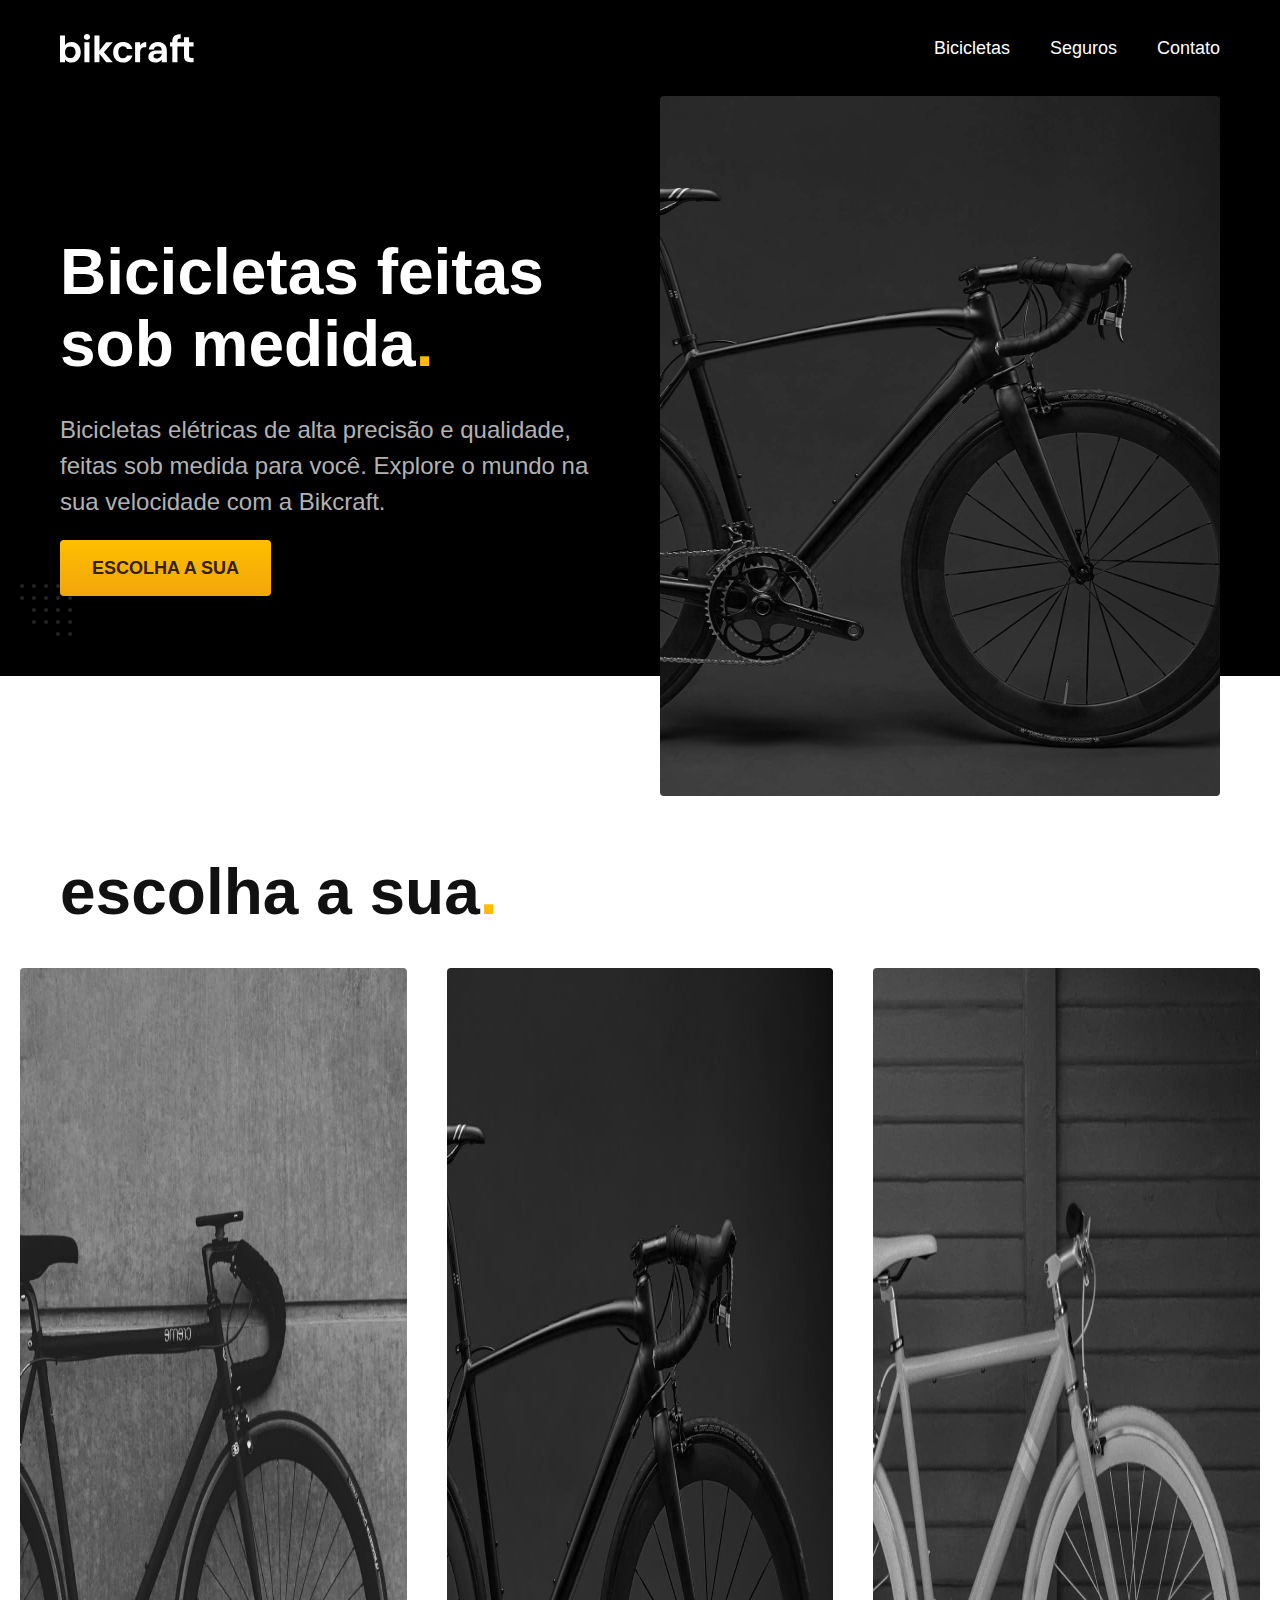
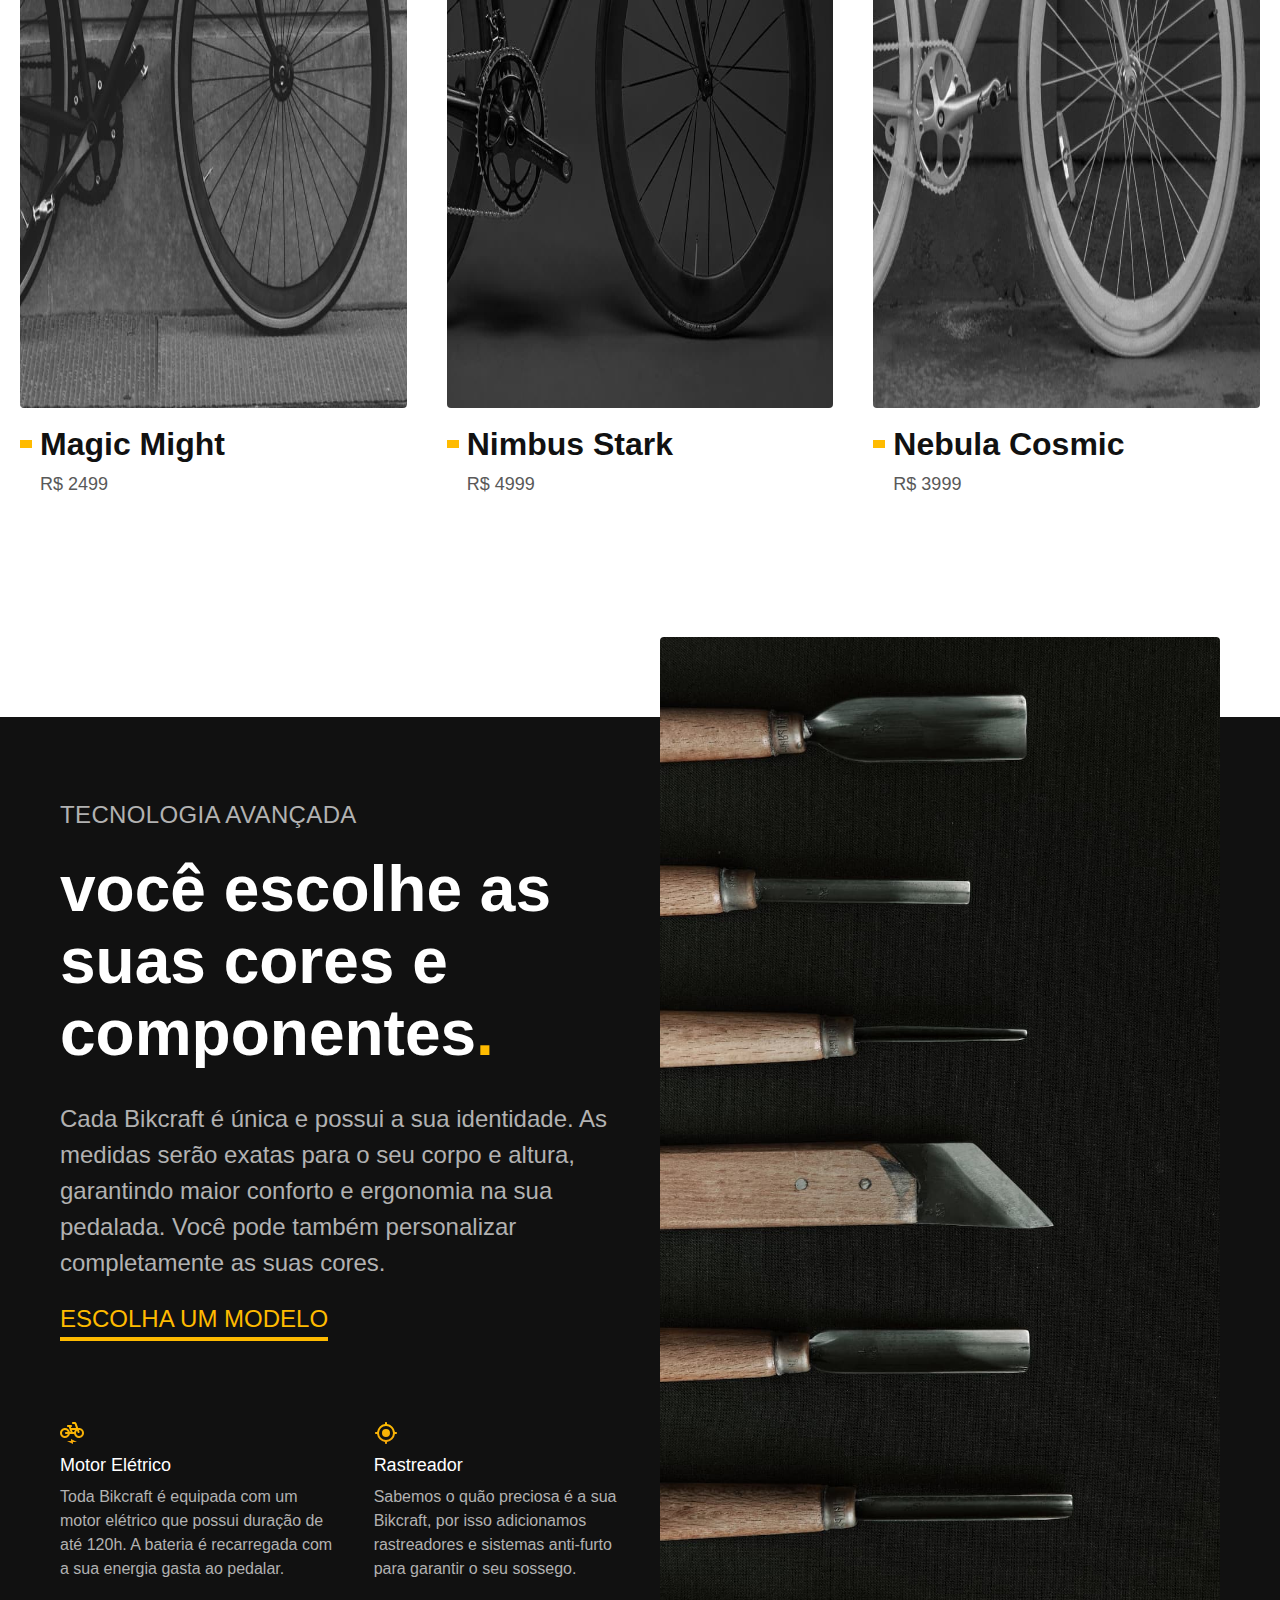
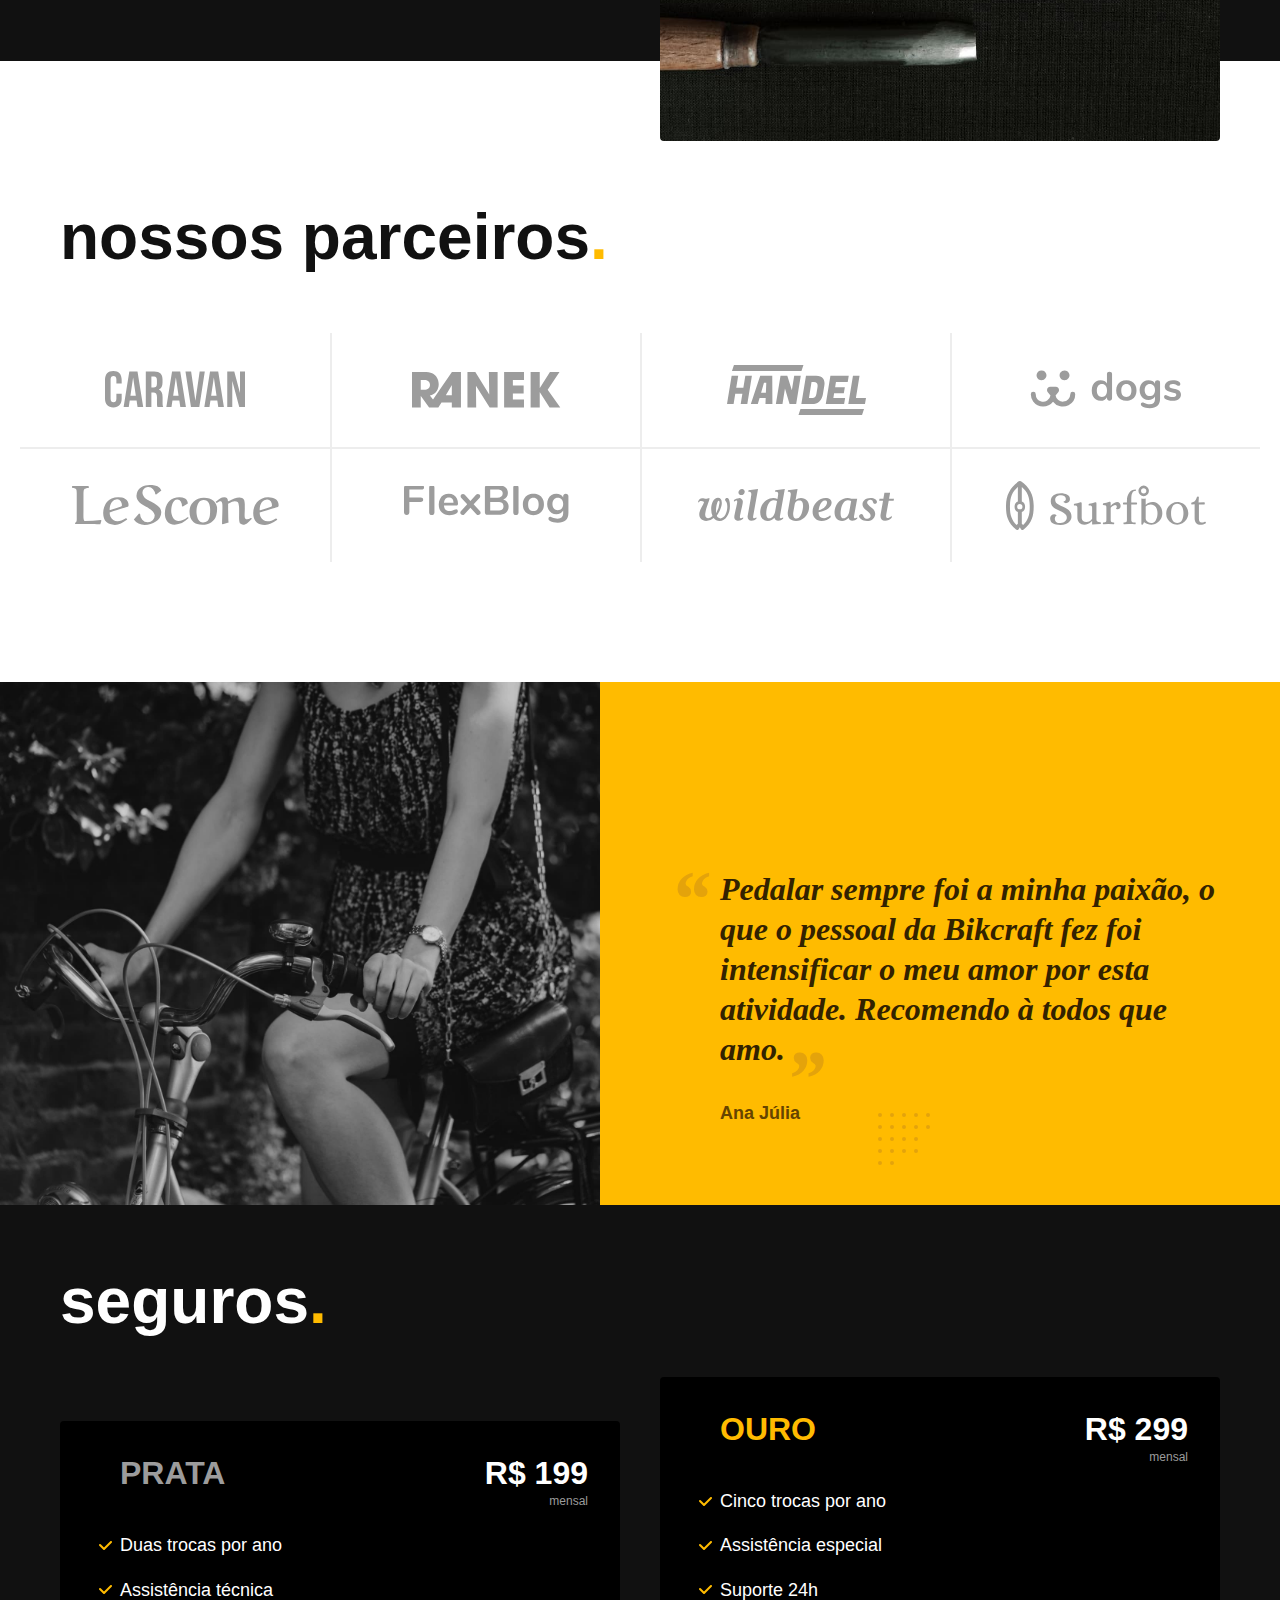
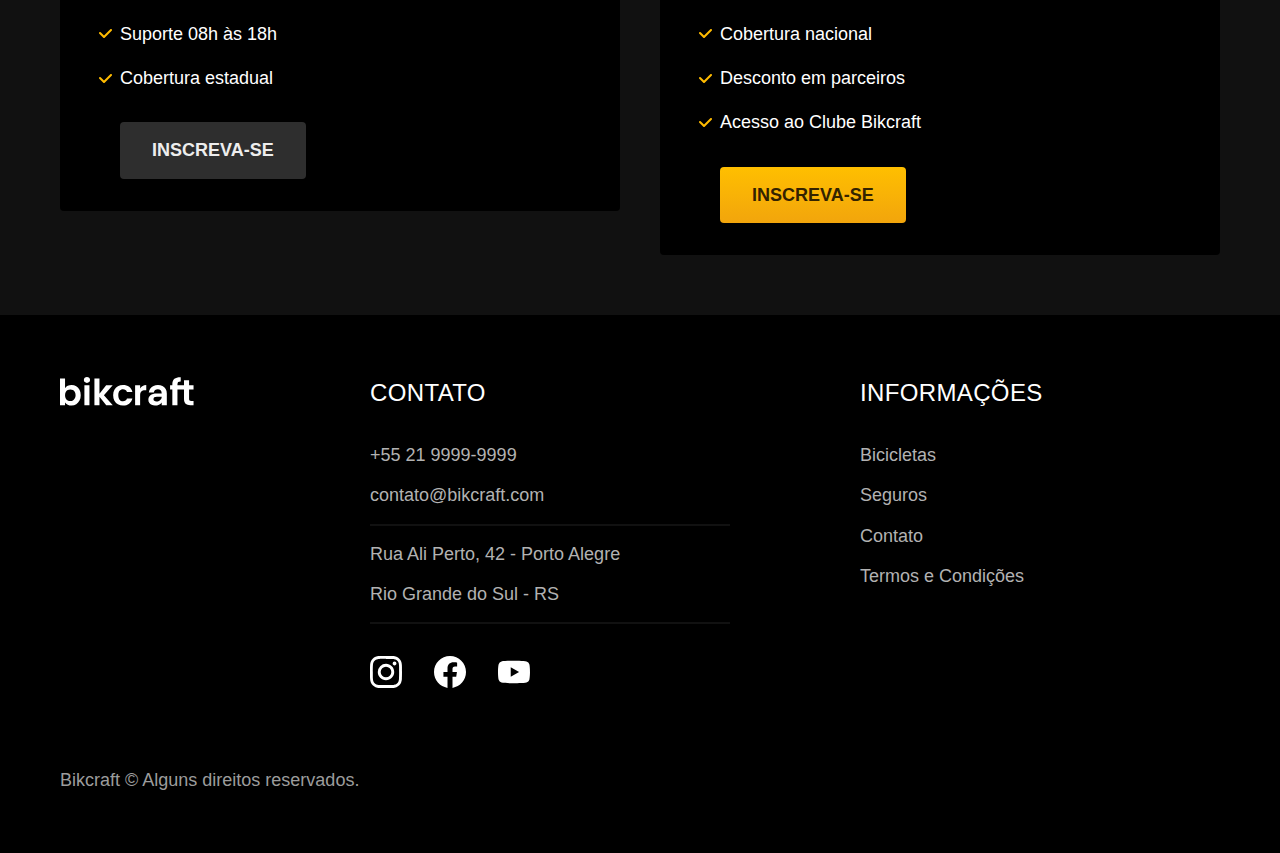
<file: index.html>
<!DOCTYPE html>
<html lang="pt-br">

<head>
  <meta charset="UTF-8">
  <meta name="viewport" content="width=device-width, initial-scale=1.0">

  <title>Bikcraft - Bicicletas Elétricas</title>
  <meta name="description" content="Bicicletas elétricas de alta precisão e qualidade, feitas sob medida para o cliente. Explore o mundo na sua velocidade com a Bikcraft.">
  
  <link rel="preload" href="./css/style.css" as="style">
  <link rel="stylesheet" href="./css/style.css">
</head>
<body>
  <header class="header-bg">
    <div class="header container">
      <a href="./">
        <img src="./img/bikcraft.svg" width="136" height="32" alt="Bikcraft">
      </a>

      <nav aria-label="primaria">
        <ul class="header-menu font-1-m cor-0">
          <li><a href="./bicicletas.html">Bicicletas</a></li>
          <li><a href="./seguros.html">Seguros</a></li>
          <li><a href="./contato.html">Contato</a></li>
        </ul>
      </nav>
    </div>
  </header>

  <main class="introducao-bg">
    <div class="introducao container">
      <div class="introducao-conteudo">
        <h1 class="font-1-xxl cor-0">Bicicletas feitas sob medida<span class="cor-p1">.</span></h1>
        <p class="font-2-l cor-5">Bicicletas elétricas de alta precisão e qualidade, feitas sob medida para você. Explore o mundo na sua velocidade com a Bikcraft.</p>
        <a class="botao" href="./bicicletas.html">Escolha a sua</a>
      </div>
      <picture>
        <source media="(max-width: 800px)" srcset="./img/bicicletas/nimbus.jpg" width="1120" height="680">
        <img src="./img/fotos/introducao.jpg" width="1280" height="1600" alt="Bicicleta elétrica preta.">
      </picture>
    </div>
  </main>

  <article class="bicicletas-lista">
    <h2 class="container font-1-xxl">escolha a sua<span class="cor-p1">.</span></h2>

    <ul>
      <li>
        <a href="./bicicletas/magic.html">
          <img src="./img/bicicletas/magic-home.jpg" width="920" height="1040" alt="Bicicleta preta">
          <h3 class="font-1-xl">Magic Might</h3>
          <span class="font-2-m cor-8">R$ 2499</span>
        </a>
      </li>
      <li>
        <a href="./bicicletas/nimbus.html">
          <img src="./img/bicicletas/nimbus-home.jpg" width="920" height="1040" alt="Bicicleta preta">
          <h3 class="font-1-xl">Nimbus Stark</h3>
          <span class="font-2-m cor-8">R$ 4999</span>
        </a>
      </li>
      <li>
        <a href="./bicicletas/nebula.html">
          <img src="./img/bicicletas/nebula-home.jpg" width="920" height="1040" alt="Bicicleta preta">
          <h3 class="font-1-xl">Nebula Cosmic</h3>
          <span class="font-2-m cor-8">R$ 3999</span>
        </a>
      </li>
    </ul>
  </article>

  <article class="tecnologia-bg">
    <div class="tecnologia container">
      <div class="tecnologia-conteudo">
        <span class="font-2-l-b cor-5">Tecnologia Avançada</span>
        <h2 class="font-1-xxl cor-0">você escolhe as suas cores e componentes<span class="cor-p1">.</span></h2>
        <p class="font-2-l cor-5">Cada Bikcraft é única e possui a sua identidade. As medidas serão exatas para o seu corpo e altura, garantindo maior conforto e ergonomia na sua pedalada. Você pode também personalizar completamente as suas cores.</p>
        <a class="link" href="./bicicletas.html">Escolha um modelo</a>
        <div class="tecnologia-vantagens">
          <div>
            <img src="./img/icones/eletrica.svg" width="24" height="24" alt="">
            <h3 class="font-1-m cor-0">Motor Elétrico</h3>
            <p class="font-2-s cor-5">Toda Bikcraft é equipada com um motor elétrico que possui duração de até 120h. A bateria é recarregada com a sua energia gasta ao pedalar.</p>
          </div>
          <div>
            <img src="./img/icones/rastreador.svg" width="24" height="24" alt="">
            <h3 class="font-1-m cor-0">Rastreador</h3>
            <p class="font-2-s cor-5">Sabemos o quão preciosa é a sua Bikcraft, por isso adicionamos rastreadores e sistemas anti-furto para garantir o seu sossego.</p>
          </div>
        </div>
      </div>
      <div class="tecnologia-imagem">
        <img src="./img/fotos/tecnologia.jpg" width="1200" height="1920" alt="">
      </div>
    </div>
  </article>

  <section class="parceiros" aria-label="Nossos Parceiros">
    <h2 class="container font-1-xxl">nossos parceiros<span class="cor-p1">.</span></h2>

    <ul>
      <li><img src="./img/parceiros/caravan.svg" width="140" height="38" alt="caravan"></li>
      <li><img src="./img/parceiros/ranek.svg" width="149" height="36" alt="ranek"></li>
      <li><img src="./img/parceiros/handel.svg" width="139" height="50" alt="handel"></li>
      <li><img src="./img/parceiros/dogs.svg" width="152" height="39" alt="dogs"></li>
      <li><img src="./img/parceiros/lescone.svg" width="208" height="41" alt="lescone"></li>
      <li><img src="./img/parceiros/flexblog.svg" width="165" height="38" alt="flexblog"></li>
      <li><img src="./img/parceiros/wildbeast.svg" width="196" height="34" alt="wildbeast"></li>
      <li><img src="./img/parceiros/surfbot.svg" width="200" height="49" alt="surfbot"></li>
    </ul>
  </section>

  <section class="depoimento" aria-label="Depoimento">
    <div>
      <img src="./img/fotos/depoimento.jpg" width="1560" height="1360" alt="Pessoa pedalando uma bicicleta Bikcraft">
    </div>
    <div class="depoimento-conteudo">
      <blockquote class="font-1-xl cor-p5">
        <p>Pedalar sempre foi a minha paixão, o que o pessoal da Bikcraft fez foi intensificar o meu amor por esta atividade. Recomendo à todos que amo.</p>
      </blockquote>
      <span class="font-1-m-b cor-p4">Ana Júlia</span>
    </div>
  </section>

  <article class="seguros-bg">
    <div class="seguros container">
      <h2 class="font-1-xxl cor-0">seguros<span class="cor-p1">.</span></h2>
      <div class="seguros-item">
        <h3 class="font-1-xl cor-6">PRATA</h3>
        <span class="font-1-xl cor-0">R$ 199 <span class="font-1-xs cor-6">mensal</span></span>
        <ul class="font-2-m cor-0">
          <li>Duas trocas por ano</li>
          <li>Assistência técnica</li>
          <li>Suporte 08h às 18h</li>
          <li>Cobertura estadual</li>
        </ul>
        <a class="botao secundario" href="./orcamento.html">Inscreva-se</a>
      </div>

      <div class="seguros-item">
        <h3 class="font-1-xl cor-p1">OURO</h3>
        <span class="font-1-xl cor-0">R$ 299 <span class="font-1-xs cor-6">mensal</span></span>
        <ul class="font-2-m cor-0">
          <li>Cinco trocas por ano</li>
          <li>Assistência especial</li>
          <li>Suporte 24h</li>
          <li>Cobertura nacional</li>
          <li>Desconto em parceiros</li>
          <li>Acesso ao Clube Bikcraft</li>
        </ul>
        <a class="botao" href="./orcamento.html">Inscreva-se</a>
      </div>
    </div>
  </article>

  <footer class="footer-bg">
    <div class="footer container">
      <img src="./img/bikcraft.svg" width="136" height="32" alt="Bikcraft">
      <div class="footer-contato">
        <h3 class="font-2-l-b cor-0">Contato</h3>
        <ul class="font-2-m cor-5">
          <li><a href="tel:+552199999999">+55 21 9999-9999</a></li>
          <li><a href="mailto:contato@bikcraft.com">contato@bikcraft.com</a></li>
          <li>Rua Ali Perto, 42 - Porto Alegre</li>
          <li>Rio Grande do Sul - RS</li>
        </ul>
        <div class="footer-redes">
          <a href="./">
            <img src="./img/redes/instagram.svg" width="32" height="32" alt="Instagram">
          </a>
          <a href="./">
            <img src="./img/redes/facebook.svg" width="32" height="32" alt="Facebook">
          </a>
          <a href="./">
            <img src="./img/redes/youtube.svg" width="32" height="32" alt="Youtube">
          </a>
        </div>
      </div>
      <div class="footer-informacoes">
        <h3 class="font-2-l-b cor-0">Informações</h3>
        <nav>
          <ul class="font-1-m cor-5">
            <li><a href="./bicicletas.html">Bicicletas</a></li>
            <li><a href="./seguros.html">Seguros</a></li>
            <li><a href="./contato.html">Contato</a></li>
            <li><a href="./termos.html">Termos e Condições</a></li>
          </ul>
        </nav>
      </div>
      <p class="footer-copy font-2-m cor-6">Bikcraft © Alguns direitos reservados.</p>
    </div>
  </footer>
</body>
</html>
</file>
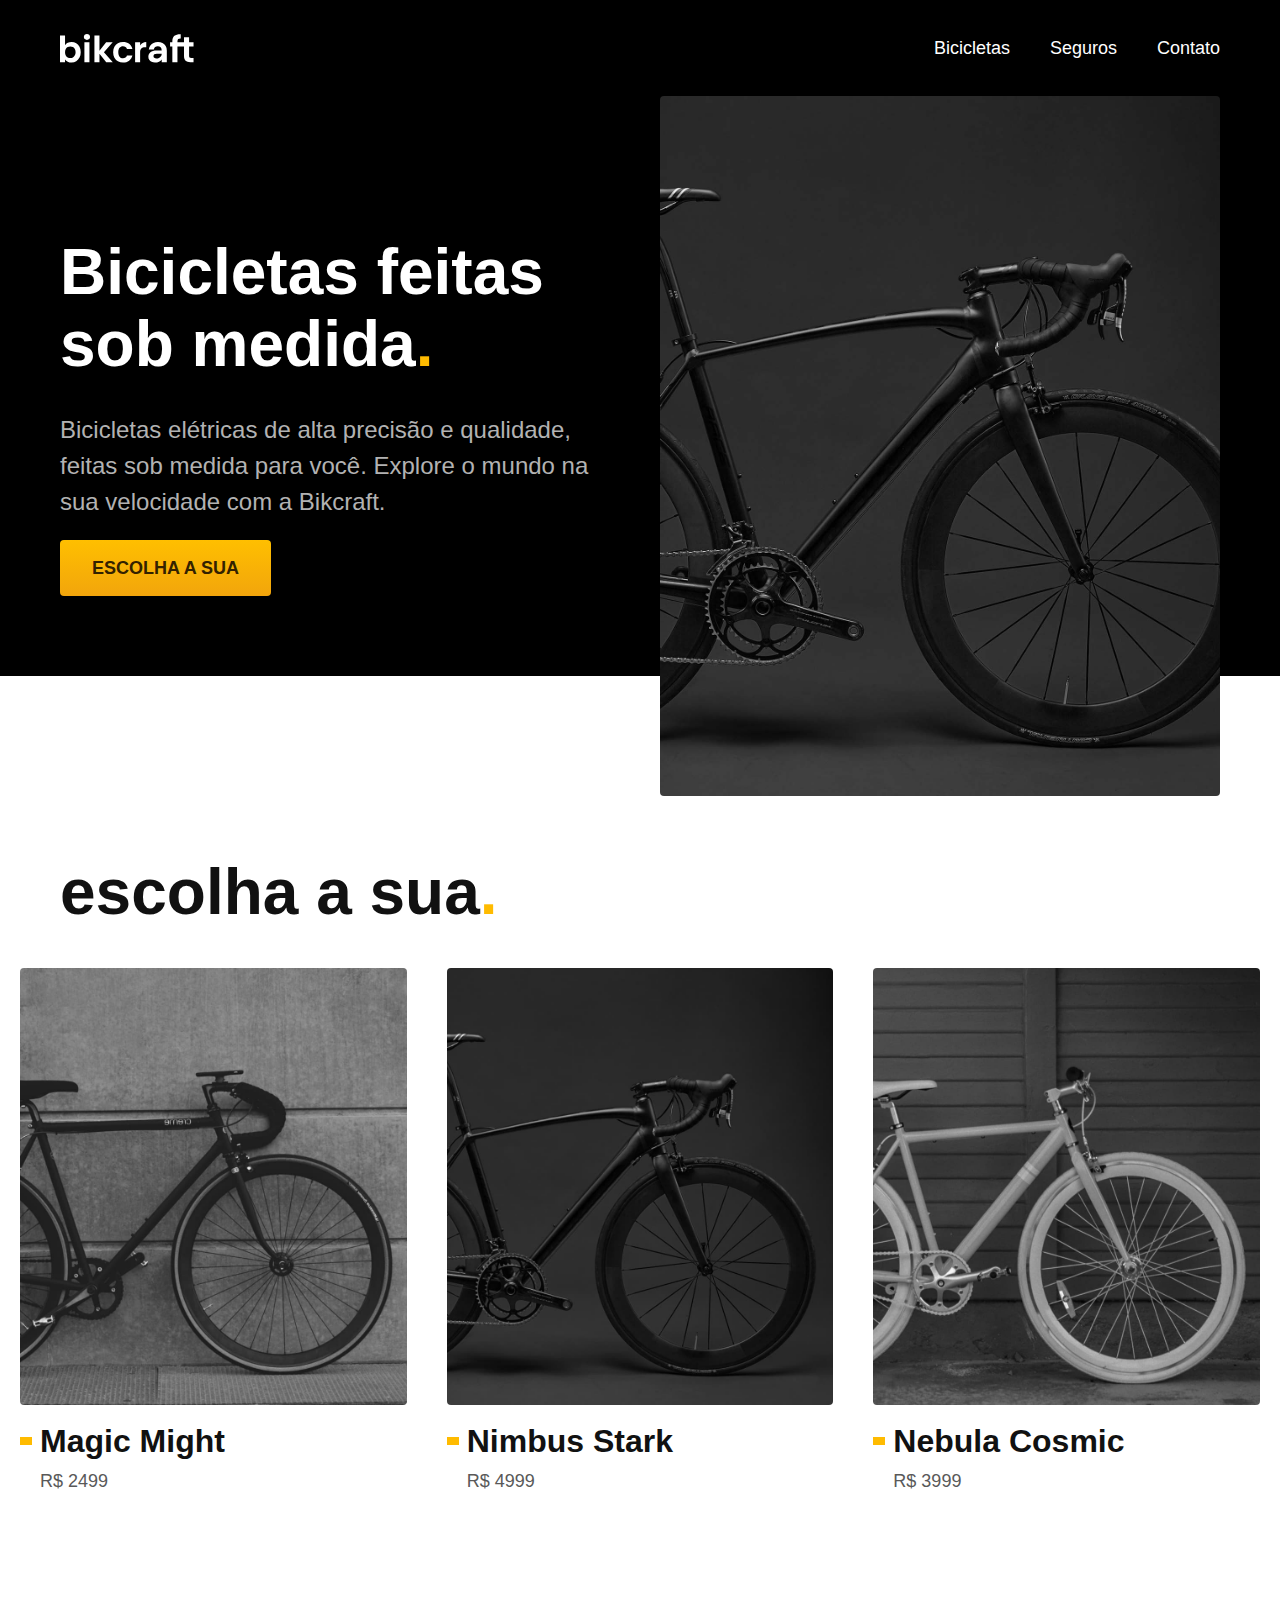
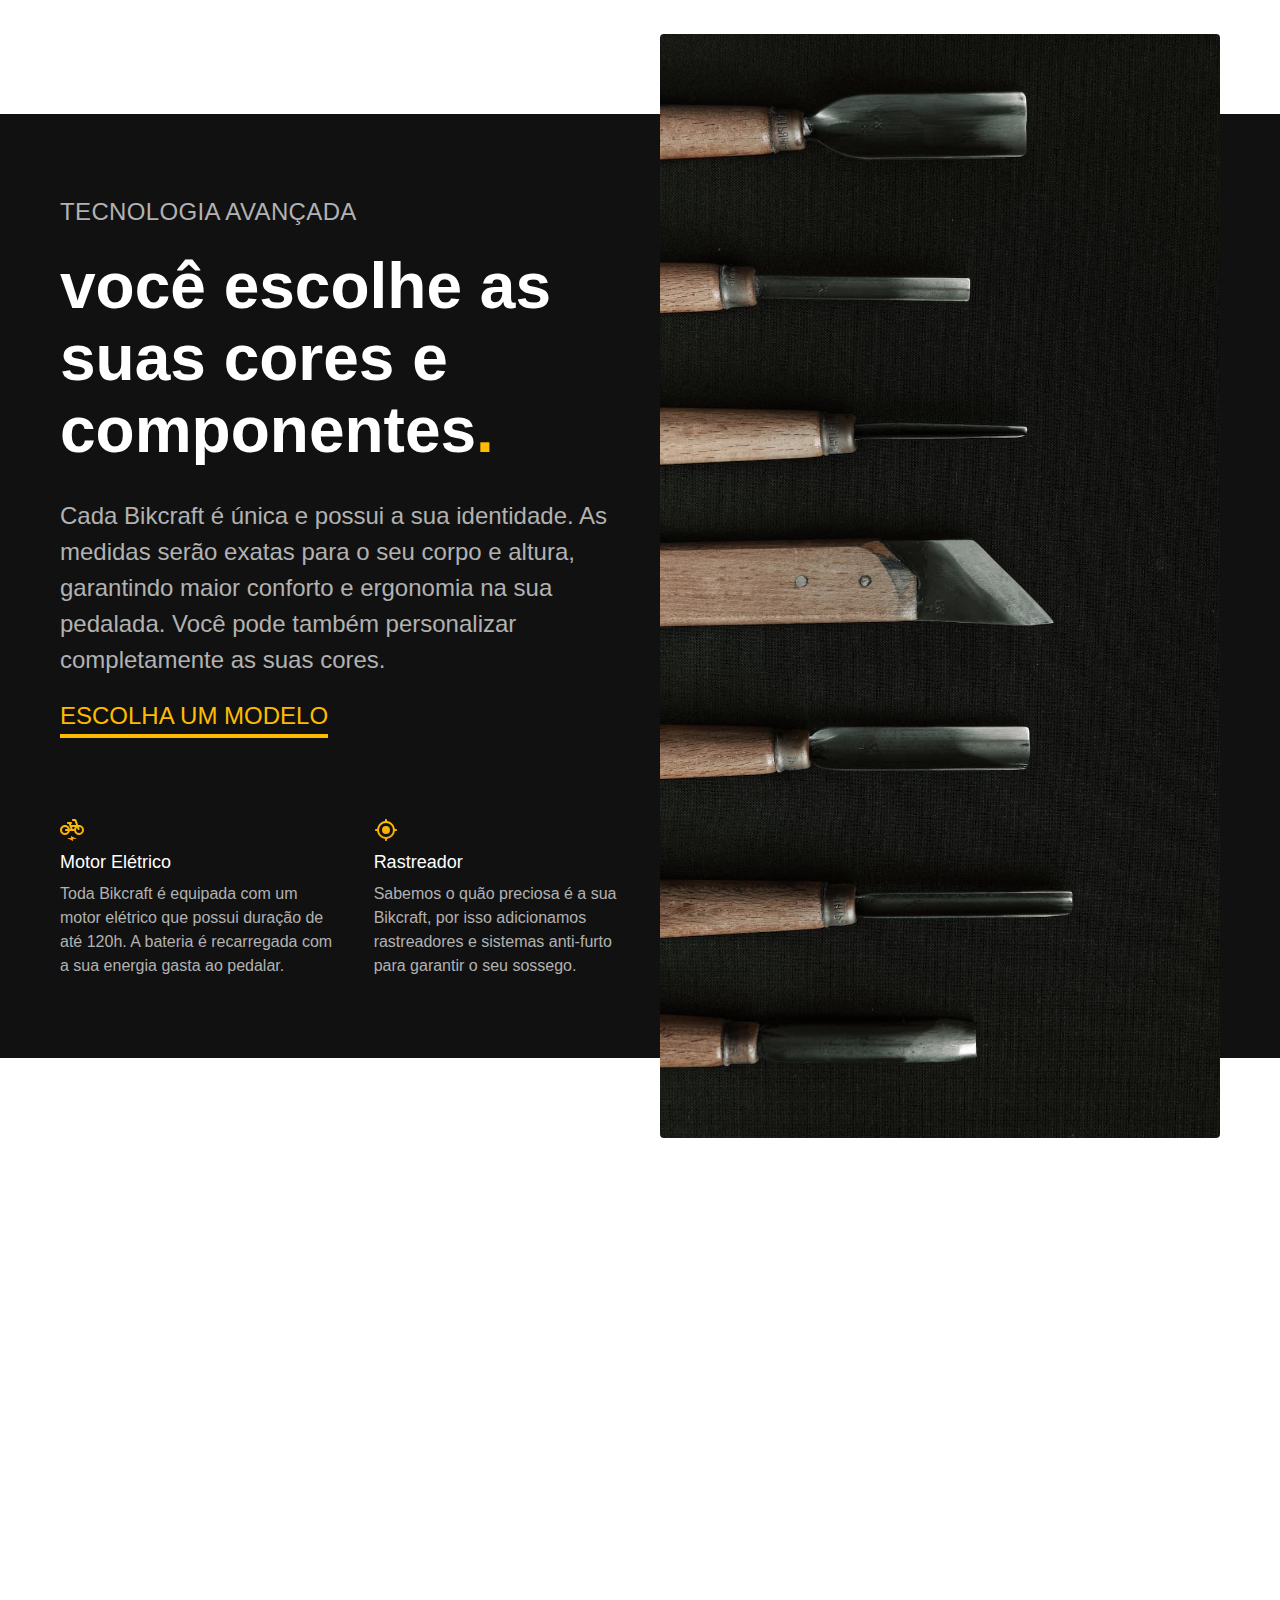
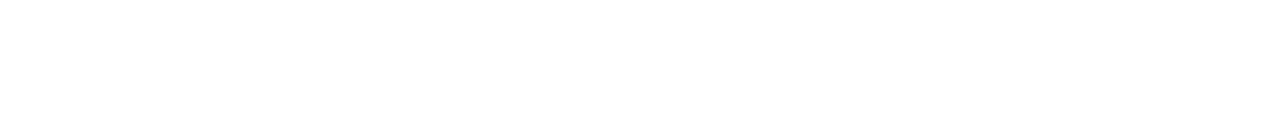
<file: 1014-tecnologia/index.html>
<!DOCTYPE html>
<html lang="pt-br">

<head>
  <meta charset="UTF-8">
  <meta name="viewport" content="width=device-width, initial-scale=1.0">

  <title>Bikcraft - Bicicletas Elétricas</title>
  <meta name="description" content="Bicicletas elétricas de alta precisão e qualidade, feitas sob medida para o cliente. Explore o mundo na sua velocidade com a Bikcraft.">

  <link rel="stylesheet" href="./css/style.css">
</head>

<body>
  <header class="header-bg">
    <div class="header container">
      <a href="./">
        <img src="./img/bikcraft.svg" alt="Bikcraft">
      </a>

      <nav aria-label="primaria">
        <ul class="header-menu font-1-m cor-0">
          <li><a href="./bicicletas.html">Bicicletas</a></li>
          <li><a href="./seguros.html">Seguros</a></li>
          <li><a href="./contato.html">Contato</a></li>
        </ul>
      </nav>
    </div>
  </header>

  <main class="introducao-bg">
    <div class="introducao container">
      <div class="introducao-conteudo">
        <h1 class="font-1-xxl cor-0">Bicicletas feitas sob medida<span class="cor-p1">.</span></h1>
        <p class="font-2-l cor-5">Bicicletas elétricas de alta precisão e qualidade, feitas sob medida para você. Explore o mundo na sua velocidade com a Bikcraft.</p>
        <a class="botao" href="./bicicletas.html">Escolha a sua</a>
      </div>
      <div>
        <img src="./img/fotos/introducao.jpg" alt="Bicicleta elétrica preta.">
      </div>
    </div>
  </main>

  <article class="bicicletas-lista">
    <h2 class="container font-1-xxl">escolha a sua<span class="cor-p1">.</span></h2>

    <ul>
      <li>
        <a href="./bicicletas/magic.html">
          <img src="./img/bicicletas/magic-home.jpg" alt="Bicicleta preta">
          <h3 class="font-1-xl">Magic Might</h3>
          <span class="font-2-m cor-8">R$ 2499</span>
        </a>
      </li>
      <li>
        <a href="./bicicletas/nimbus.html">
          <img src="./img/bicicletas/nimbus-home.jpg" alt="Bicicleta preta">
          <h3 class="font-1-xl">Nimbus Stark</h3>
          <span class="font-2-m cor-8">R$ 4999</span>
        </a>
      </li>
      <li>
        <a href="./bicicletas/nebula.html">
          <img src="./img/bicicletas/nebula-home.jpg" alt="Bicicleta preta">
          <h3 class="font-1-xl">Nebula Cosmic</h3>
          <span class="font-2-m cor-8">R$ 3999</span>
        </a>
      </li>
    </ul>
  </article>

  <article class="tecnologia-bg">
    <div class="tecnologia container">
      <div class="tecnologia-conteudo">
        <span class="font-2-l-b cor-5">Tecnologia Avançada</span>
        <h2 class="font-1-xxl cor-0">você escolhe as suas cores e componentes<span class="cor-p1">.</span></h2>
        <p class="font-2-l cor-5">Cada Bikcraft é única e possui a sua identidade. As medidas serão exatas para o seu corpo e altura, garantindo maior conforto e ergonomia na sua pedalada. Você pode também personalizar completamente as suas cores.</p>
        <a class="link" href="./bicicletas.html">Escolha um modelo</a>
        <div class="tecnologia-vantagens">
          <div>
            <img src="./img/icones/eletrica.svg" alt="">
            <h3 class="font-1-m cor-0">Motor Elétrico</h3>
            <p class="font-2-s cor-5">Toda Bikcraft é equipada com um motor elétrico que possui duração de até 120h. A bateria é recarregada com a sua energia gasta ao pedalar.</p>
          </div>
          <div>
            <img src="./img/icones/rastreador.svg" alt="">
            <h3 class="font-1-m cor-0">Rastreador</h3>
            <p class="font-2-s cor-5">Sabemos o quão preciosa é a sua Bikcraft, por isso adicionamos rastreadores e sistemas anti-furto para garantir o seu sossego.</p>
          </div>
        </div>
      </div>
      <div class="tecnologia-imagem">
        <img src="./img/fotos/tecnologia.jpg" alt="">
      </div>
    </div>
  </article>
</body>

</html>
</file>
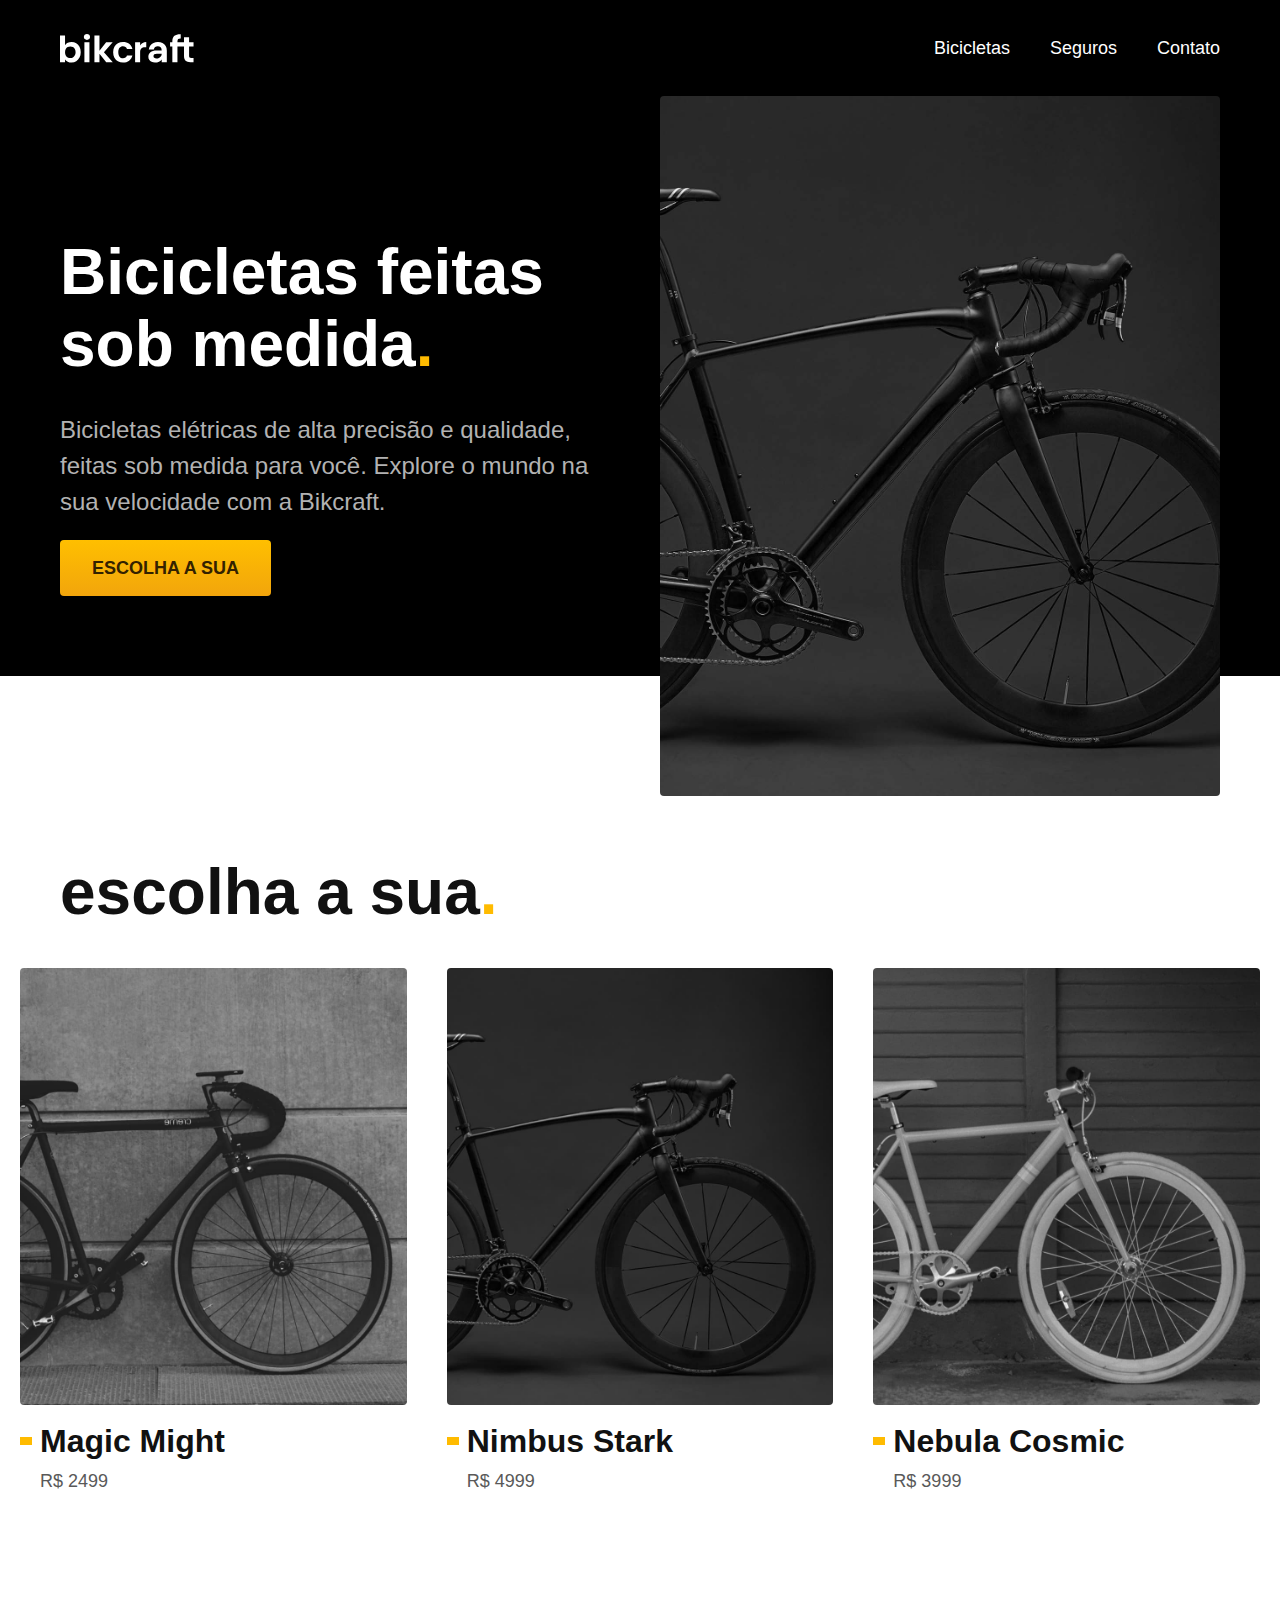
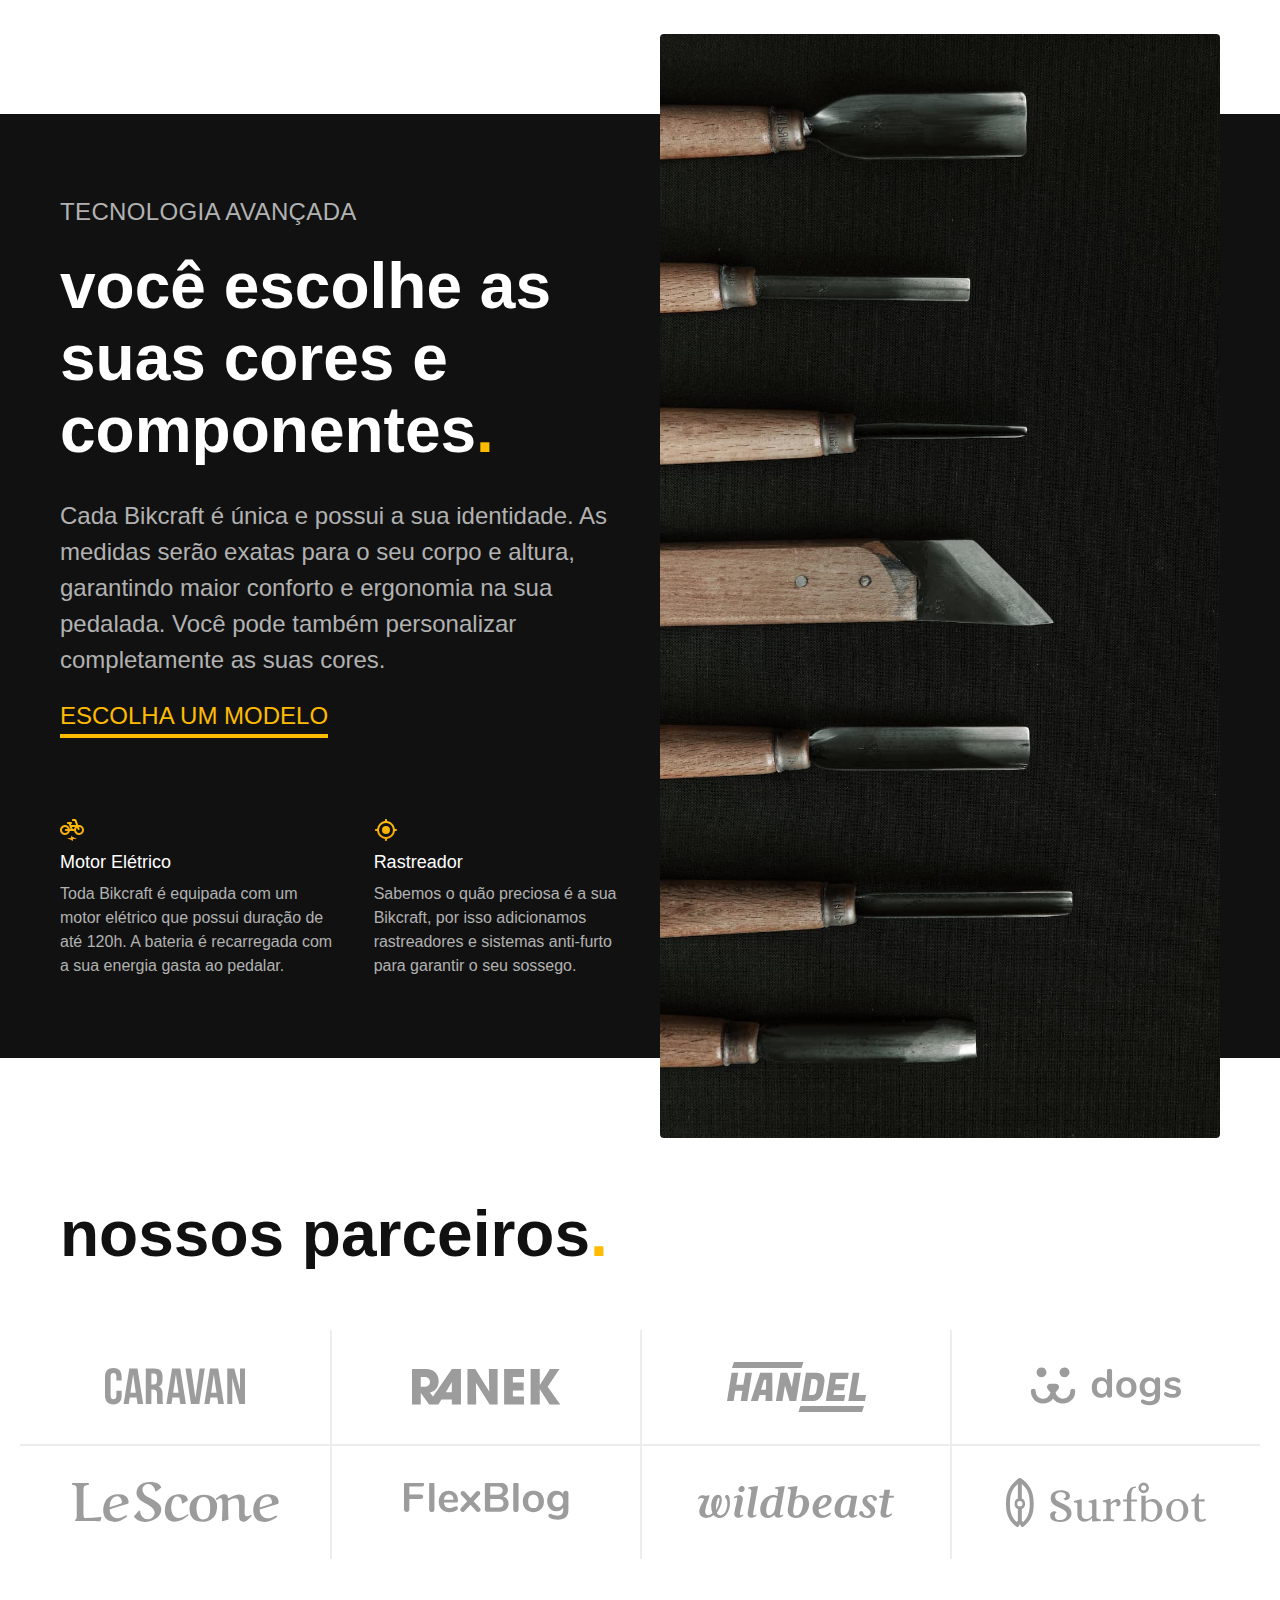
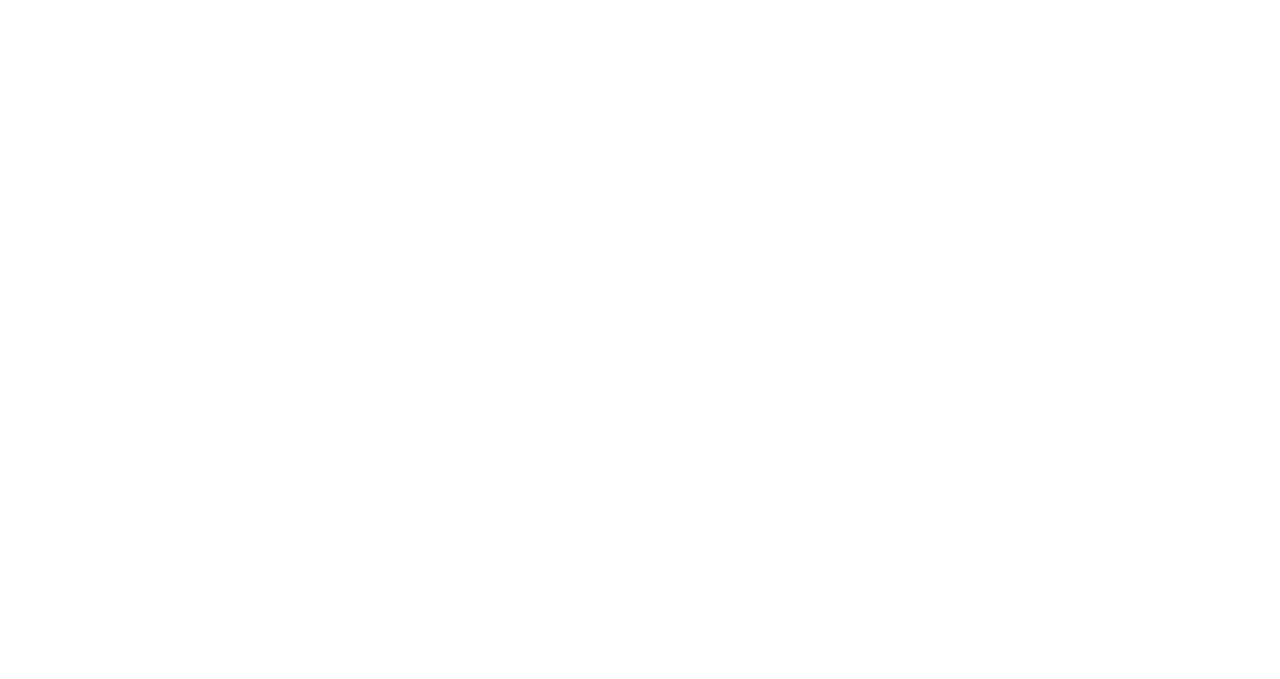
<file: 1015-parceiros/index.html>
<!DOCTYPE html>
<html lang="pt-br">

<head>
  <meta charset="UTF-8">
  <meta name="viewport" content="width=device-width, initial-scale=1.0">

  <title>Bikcraft - Bicicletas Elétricas</title>
  <meta name="description" content="Bicicletas elétricas de alta precisão e qualidade, feitas sob medida para o cliente. Explore o mundo na sua velocidade com a Bikcraft.">

  <link rel="stylesheet" href="./css/style.css">
</head>

<body>
  <header class="header-bg">
    <div class="header container">
      <a href="./">
        <img src="./img/bikcraft.svg" alt="Bikcraft">
      </a>

      <nav aria-label="primaria">
        <ul class="header-menu font-1-m cor-0">
          <li><a href="./bicicletas.html">Bicicletas</a></li>
          <li><a href="./seguros.html">Seguros</a></li>
          <li><a href="./contato.html">Contato</a></li>
        </ul>
      </nav>
    </div>
  </header>

  <main class="introducao-bg">
    <div class="introducao container">
      <div class="introducao-conteudo">
        <h1 class="font-1-xxl cor-0">Bicicletas feitas sob medida<span class="cor-p1">.</span></h1>
        <p class="font-2-l cor-5">Bicicletas elétricas de alta precisão e qualidade, feitas sob medida para você. Explore o mundo na sua velocidade com a Bikcraft.</p>
        <a class="botao" href="./bicicletas.html">Escolha a sua</a>
      </div>
      <div>
        <img src="./img/fotos/introducao.jpg" alt="Bicicleta elétrica preta.">
      </div>
    </div>
  </main>

  <article class="bicicletas-lista">
    <h2 class="container font-1-xxl">escolha a sua<span class="cor-p1">.</span></h2>

    <ul>
      <li>
        <a href="./bicicletas/magic.html">
          <img src="./img/bicicletas/magic-home.jpg" alt="Bicicleta preta">
          <h3 class="font-1-xl">Magic Might</h3>
          <span class="font-2-m cor-8">R$ 2499</span>
        </a>
      </li>
      <li>
        <a href="./bicicletas/nimbus.html">
          <img src="./img/bicicletas/nimbus-home.jpg" alt="Bicicleta preta">
          <h3 class="font-1-xl">Nimbus Stark</h3>
          <span class="font-2-m cor-8">R$ 4999</span>
        </a>
      </li>
      <li>
        <a href="./bicicletas/nebula.html">
          <img src="./img/bicicletas/nebula-home.jpg" alt="Bicicleta preta">
          <h3 class="font-1-xl">Nebula Cosmic</h3>
          <span class="font-2-m cor-8">R$ 3999</span>
        </a>
      </li>
    </ul>
  </article>

  <article class="tecnologia-bg">
    <div class="tecnologia container">
      <div class="tecnologia-conteudo">
        <span class="font-2-l-b cor-5">Tecnologia Avançada</span>
        <h2 class="font-1-xxl cor-0">você escolhe as suas cores e componentes<span class="cor-p1">.</span></h2>
        <p class="font-2-l cor-5">Cada Bikcraft é única e possui a sua identidade. As medidas serão exatas para o seu corpo e altura, garantindo maior conforto e ergonomia na sua pedalada. Você pode também personalizar completamente as suas cores.</p>
        <a class="link" href="./bicicletas.html">Escolha um modelo</a>
        <div class="tecnologia-vantagens">
          <div>
            <img src="./img/icones/eletrica.svg" alt="">
            <h3 class="font-1-m cor-0">Motor Elétrico</h3>
            <p class="font-2-s cor-5">Toda Bikcraft é equipada com um motor elétrico que possui duração de até 120h. A bateria é recarregada com a sua energia gasta ao pedalar.</p>
          </div>
          <div>
            <img src="./img/icones/rastreador.svg" alt="">
            <h3 class="font-1-m cor-0">Rastreador</h3>
            <p class="font-2-s cor-5">Sabemos o quão preciosa é a sua Bikcraft, por isso adicionamos rastreadores e sistemas anti-furto para garantir o seu sossego.</p>
          </div>
        </div>
      </div>
      <div class="tecnologia-imagem">
        <img src="./img/fotos/tecnologia.jpg" alt="">
      </div>
    </div>
  </article>

  <section class="parceiros" aria-label="Nossos Parceiros">
    <h2 class="container font-1-xxl">nossos parceiros<span class="cor-p1">.</span></h2>

    <ul>
      <li><img src="./img/parceiros/caravan.svg" alt="caravan"></li>
      <li><img src="./img/parceiros/ranek.svg" alt="ranek"></li>
      <li><img src="./img/parceiros/handel.svg" alt="handel"></li>
      <li><img src="./img/parceiros/dogs.svg" alt="dogs"></li>
      <li><img src="./img/parceiros/lescone.svg" alt="lescone"></li>
      <li><img src="./img/parceiros/flexblog.svg" alt="flexblog"></li>
      <li><img src="./img/parceiros/wildbeast.svg" alt="wildbeast"></li>
      <li><img src="./img/parceiros/surfbot.svg" alt="surfbot"></li>
    </ul>
  </section>
</body>

</html>
</file>
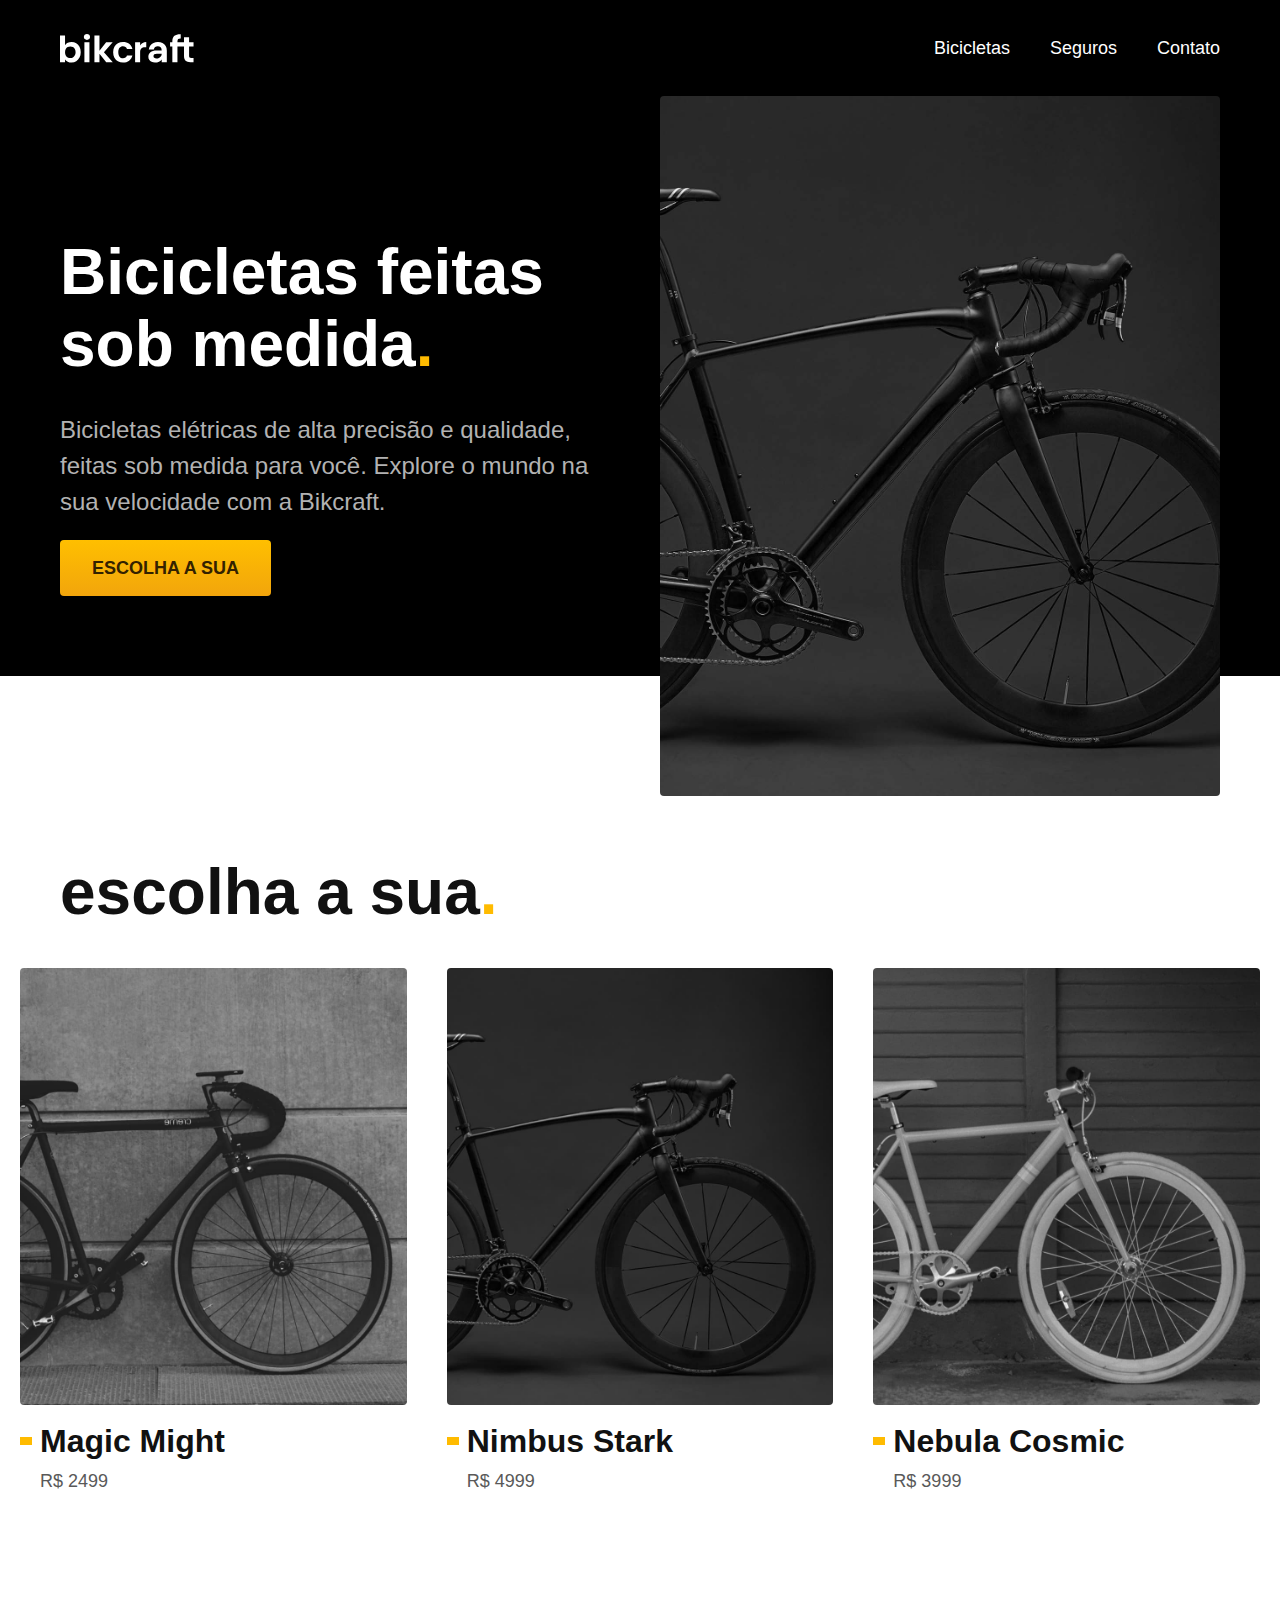
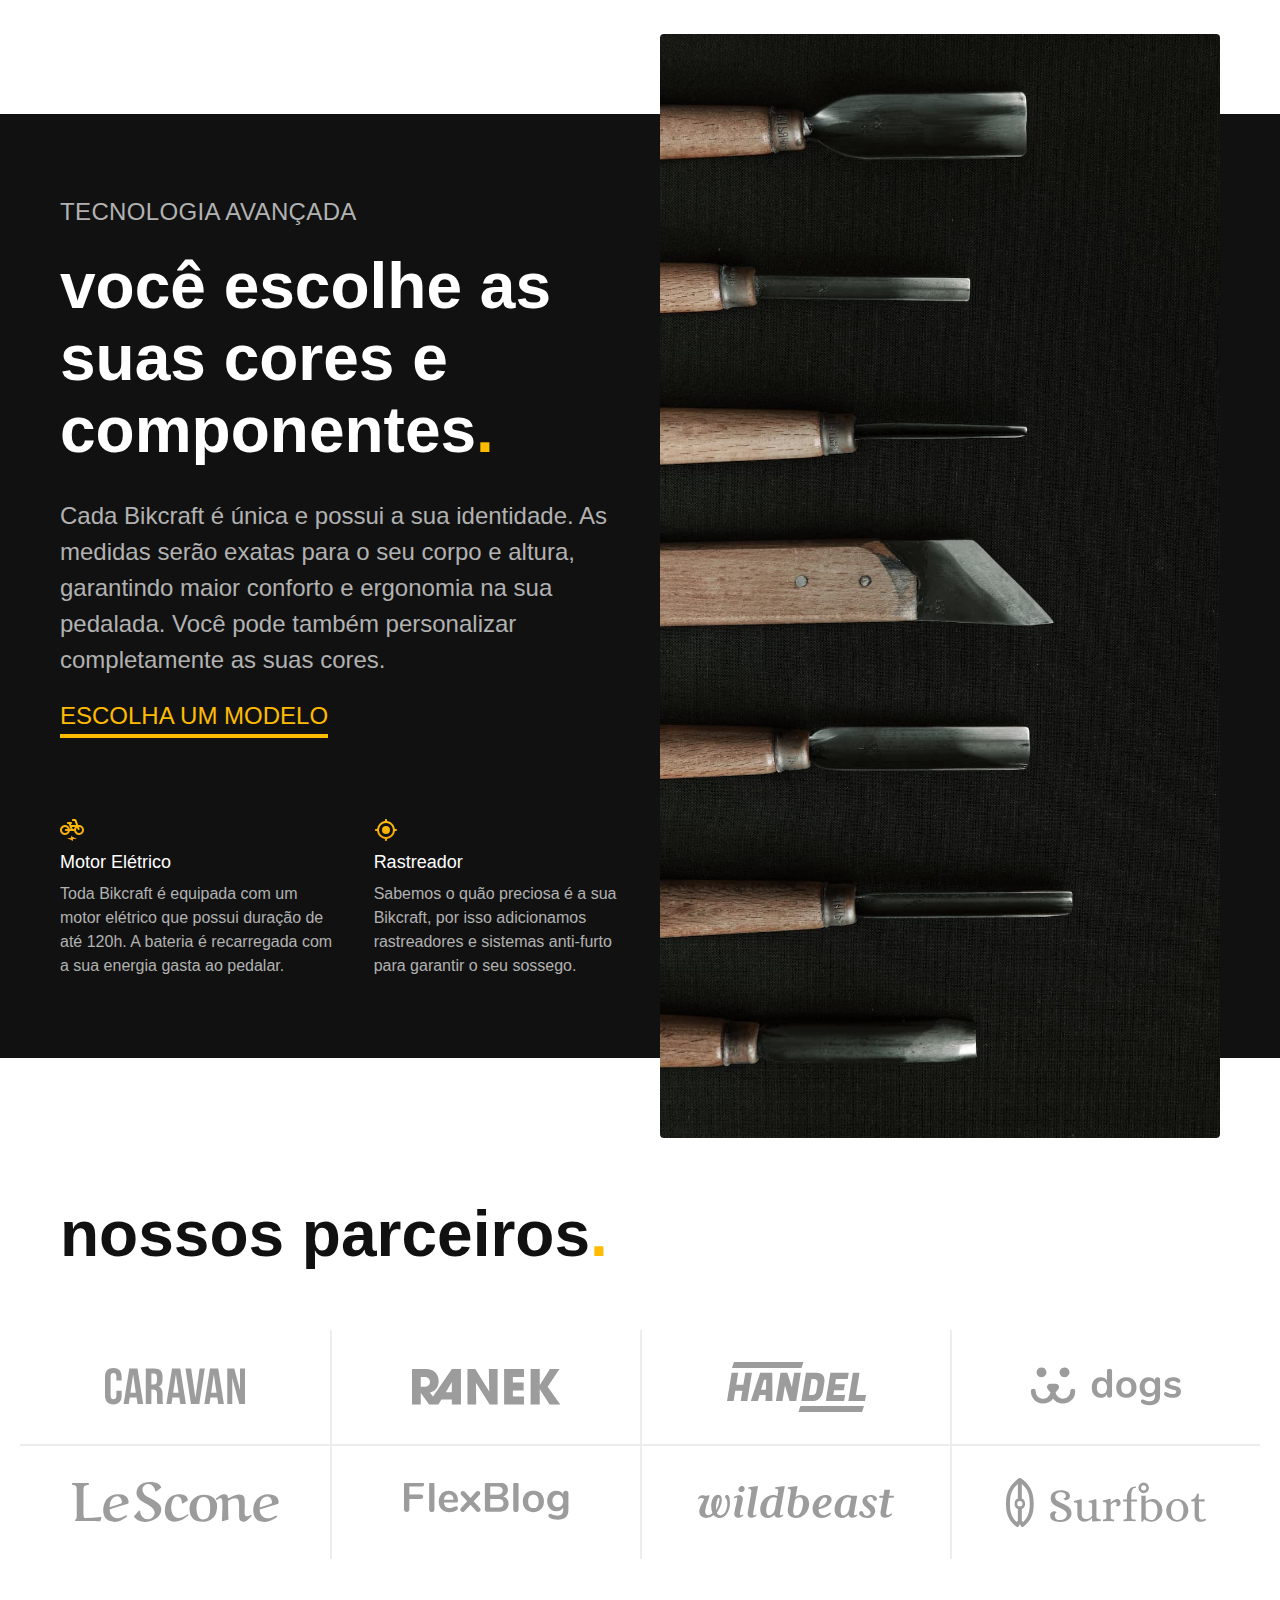
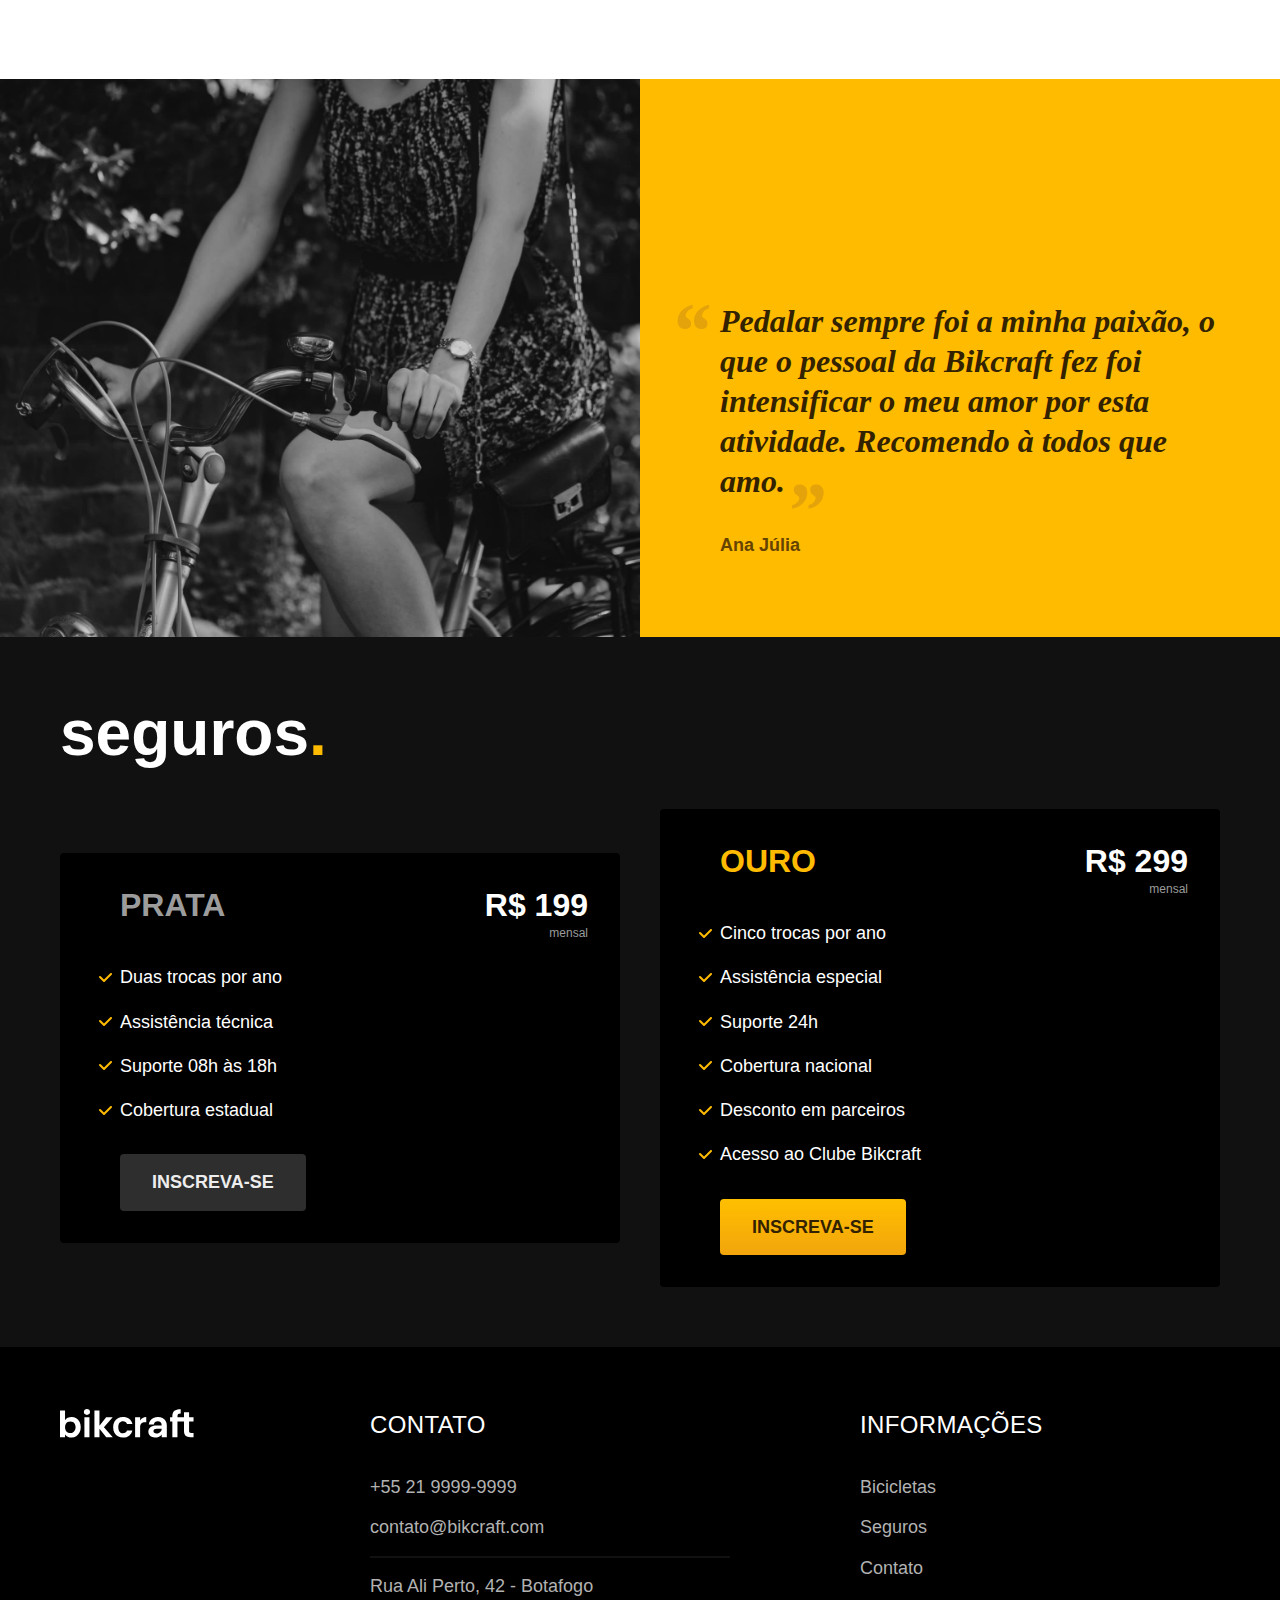
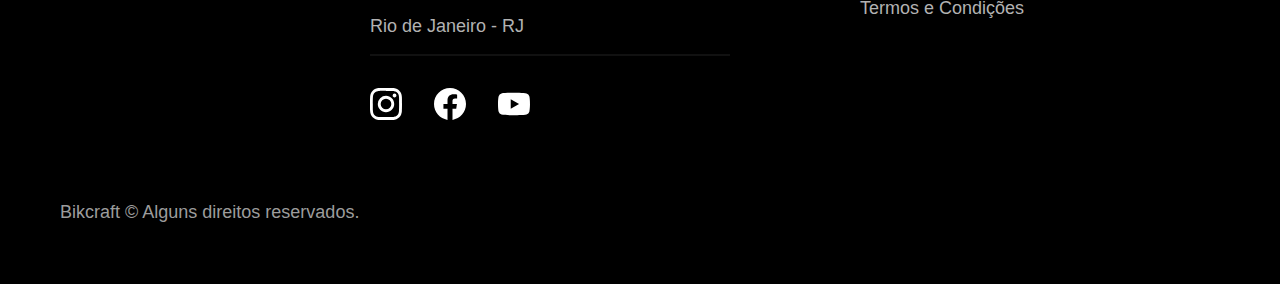
<file: 1028-orcamento/index.html>
<!DOCTYPE html>
<html lang="pt-br">

<head>
  <meta charset="UTF-8">
  <meta name="viewport" content="width=device-width, initial-scale=1.0">

  <title>Bikcraft - Bicicletas Elétricas</title>
  <meta name="description" content="Bicicletas elétricas de alta precisão e qualidade, feitas sob medida para o cliente. Explore o mundo na sua velocidade com a Bikcraft.">

  <link rel="stylesheet" href="./css/style.css">
</head>

<body>
  <header class="header-bg">
    <div class="header container">
      <a href="./">
        <img src="./img/bikcraft.svg" alt="Bikcraft">
      </a>

      <nav aria-label="primaria">
        <ul class="header-menu font-1-m cor-0">
          <li><a href="./bicicletas.html">Bicicletas</a></li>
          <li><a href="./seguros.html">Seguros</a></li>
          <li><a href="./contato.html">Contato</a></li>
        </ul>
      </nav>
    </div>
  </header>

  <main class="introducao-bg">
    <div class="introducao container">
      <div class="introducao-conteudo">
        <h1 class="font-1-xxl cor-0">Bicicletas feitas sob medida<span class="cor-p1">.</span></h1>
        <p class="font-2-l cor-5">Bicicletas elétricas de alta precisão e qualidade, feitas sob medida para você. Explore o mundo na sua velocidade com a Bikcraft.</p>
        <a class="botao" href="./bicicletas.html">Escolha a sua</a>
      </div>
      <div>
        <img src="./img/fotos/introducao.jpg" alt="Bicicleta elétrica preta.">
      </div>
    </div>
  </main>

  <article class="bicicletas-lista">
    <h2 class="container font-1-xxl">escolha a sua<span class="cor-p1">.</span></h2>

    <ul>
      <li>
        <a href="./bicicletas/magic.html">
          <img src="./img/bicicletas/magic-home.jpg" alt="Bicicleta preta">
          <h3 class="font-1-xl">Magic Might</h3>
          <span class="font-2-m cor-8">R$ 2499</span>
        </a>
      </li>
      <li>
        <a href="./bicicletas/nimbus.html">
          <img src="./img/bicicletas/nimbus-home.jpg" alt="Bicicleta preta">
          <h3 class="font-1-xl">Nimbus Stark</h3>
          <span class="font-2-m cor-8">R$ 4999</span>
        </a>
      </li>
      <li>
        <a href="./bicicletas/nebula.html">
          <img src="./img/bicicletas/nebula-home.jpg" alt="Bicicleta preta">
          <h3 class="font-1-xl">Nebula Cosmic</h3>
          <span class="font-2-m cor-8">R$ 3999</span>
        </a>
      </li>
    </ul>
  </article>

  <article class="tecnologia-bg">
    <div class="tecnologia container">
      <div class="tecnologia-conteudo">
        <span class="font-2-l-b cor-5">Tecnologia Avançada</span>
        <h2 class="font-1-xxl cor-0">você escolhe as suas cores e componentes<span class="cor-p1">.</span></h2>
        <p class="font-2-l cor-5">Cada Bikcraft é única e possui a sua identidade. As medidas serão exatas para o seu corpo e altura, garantindo maior conforto e ergonomia na sua pedalada. Você pode também personalizar completamente as suas cores.</p>
        <a class="link" href="./bicicletas.html">Escolha um modelo</a>
        <div class="tecnologia-vantagens">
          <div>
            <img src="./img/icones/eletrica.svg" alt="">
            <h3 class="font-1-m cor-0">Motor Elétrico</h3>
            <p class="font-2-s cor-5">Toda Bikcraft é equipada com um motor elétrico que possui duração de até 120h. A bateria é recarregada com a sua energia gasta ao pedalar.</p>
          </div>
          <div>
            <img src="./img/icones/rastreador.svg" alt="">
            <h3 class="font-1-m cor-0">Rastreador</h3>
            <p class="font-2-s cor-5">Sabemos o quão preciosa é a sua Bikcraft, por isso adicionamos rastreadores e sistemas anti-furto para garantir o seu sossego.</p>
          </div>
        </div>
      </div>
      <div class="tecnologia-imagem">
        <img src="./img/fotos/tecnologia.jpg" alt="">
      </div>
    </div>
  </article>

  <section class="parceiros" aria-label="Nossos Parceiros">
    <h2 class="container font-1-xxl">nossos parceiros<span class="cor-p1">.</span></h2>

    <ul>
      <li><img src="./img/parceiros/caravan.svg" alt="caravan"></li>
      <li><img src="./img/parceiros/ranek.svg" alt="ranek"></li>
      <li><img src="./img/parceiros/handel.svg" alt="handel"></li>
      <li><img src="./img/parceiros/dogs.svg" alt="dogs"></li>
      <li><img src="./img/parceiros/lescone.svg" alt="lescone"></li>
      <li><img src="./img/parceiros/flexblog.svg" alt="flexblog"></li>
      <li><img src="./img/parceiros/wildbeast.svg" alt="wildbeast"></li>
      <li><img src="./img/parceiros/surfbot.svg" alt="surfbot"></li>
    </ul>
  </section>

  <section class="depoimento" aria-label="Depoimento">
    <div>
      <img src="./img/fotos/depoimento.jpg" alt="Pessoa pedalando uma bicicleta Bikcraft">
    </div>
    <div class="depoimento-conteudo">
      <blockquote class="font-1-xl cor-p5">
        <p>Pedalar sempre foi a minha paixão, o que o pessoal da Bikcraft fez foi intensificar o meu amor por esta atividade. Recomendo à todos que amo.</p>
      </blockquote>
      <span class="font-1-m-b cor-p4">Ana Júlia</span>
    </div>
  </section>

  <article class="seguros-bg">
    <div class="seguros container">
      <h2 class="font-1-xxl cor-0">seguros<span class="cor-p1">.</span></h2>
      <div class="seguros-item">
        <h3 class="font-1-xl cor-6">PRATA</h3>
        <span class="font-1-xl cor-0">R$ 199 <span class="font-1-xs cor-6">mensal</span></span>
        <ul class="font-2-m cor-0">
          <li>Duas trocas por ano</li>
          <li>Assistência técnica</li>
          <li>Suporte 08h às 18h</li>
          <li>Cobertura estadual</li>
        </ul>
        <a class="botao secundario" href="./orcamento.html">Inscreva-se</a>
      </div>

      <div class="seguros-item">
        <h3 class="font-1-xl cor-p1">OURO</h3>
        <span class="font-1-xl cor-0">R$ 299 <span class="font-1-xs cor-6">mensal</span></span>
        <ul class="font-2-m cor-0">
          <li>Cinco trocas por ano</li>
          <li>Assistência especial</li>
          <li>Suporte 24h</li>
          <li>Cobertura nacional</li>
          <li>Desconto em parceiros</li>
          <li>Acesso ao Clube Bikcraft</li>
        </ul>
        <a class="botao" href="./orcamento.html">Inscreva-se</a>
      </div>
    </div>
  </article>

  <footer class="footer-bg">
    <div class="footer container">
      <img src="./img/bikcraft.svg" alt="Bikcraft">
      <div class="footer-contato">
        <h3 class="font-2-l-b cor-0">Contato</h3>
        <ul class="font-2-m cor-5">
          <li><a href="tel:+552199999999">+55 21 9999-9999</a></li>
          <li><a href="mailto:contato@bikcraft.com">contato@bikcraft.com</a></li>
          <li>Rua Ali Perto, 42 - Botafogo</li>
          <li>Rio de Janeiro - RJ</li>
        </ul>
        <div class="footer-redes">
          <a href="./">
            <img src="./img/redes/instagram.svg" alt="Instagram">
          </a>
          <a href="./">
            <img src="./img/redes/facebook.svg" alt="Facebook">
          </a>
          <a href="./">
            <img src="./img/redes/youtube.svg" alt="Youtube">
          </a>
        </div>
      </div>
      <div class="footer-informacoes">
        <h3 class="font-2-l-b cor-0">Informações</h3>
        <nav>
          <ul class="font-1-m cor-5">
            <li><a href="./bicicletas.html">Bicicletas</a></li>
            <li><a href="./seguros.html">Seguros</a></li>
            <li><a href="./contato.html">Contato</a></li>
            <li><a href="./termos.html">Termos e Condições</a></li>
          </ul>
        </nav>
      </div>
      <p class="footer-copy font-2-m cor-6">Bikcraft © Alguns direitos reservados.</p>
    </div>
  </footer>
</body>

</html>
</file>
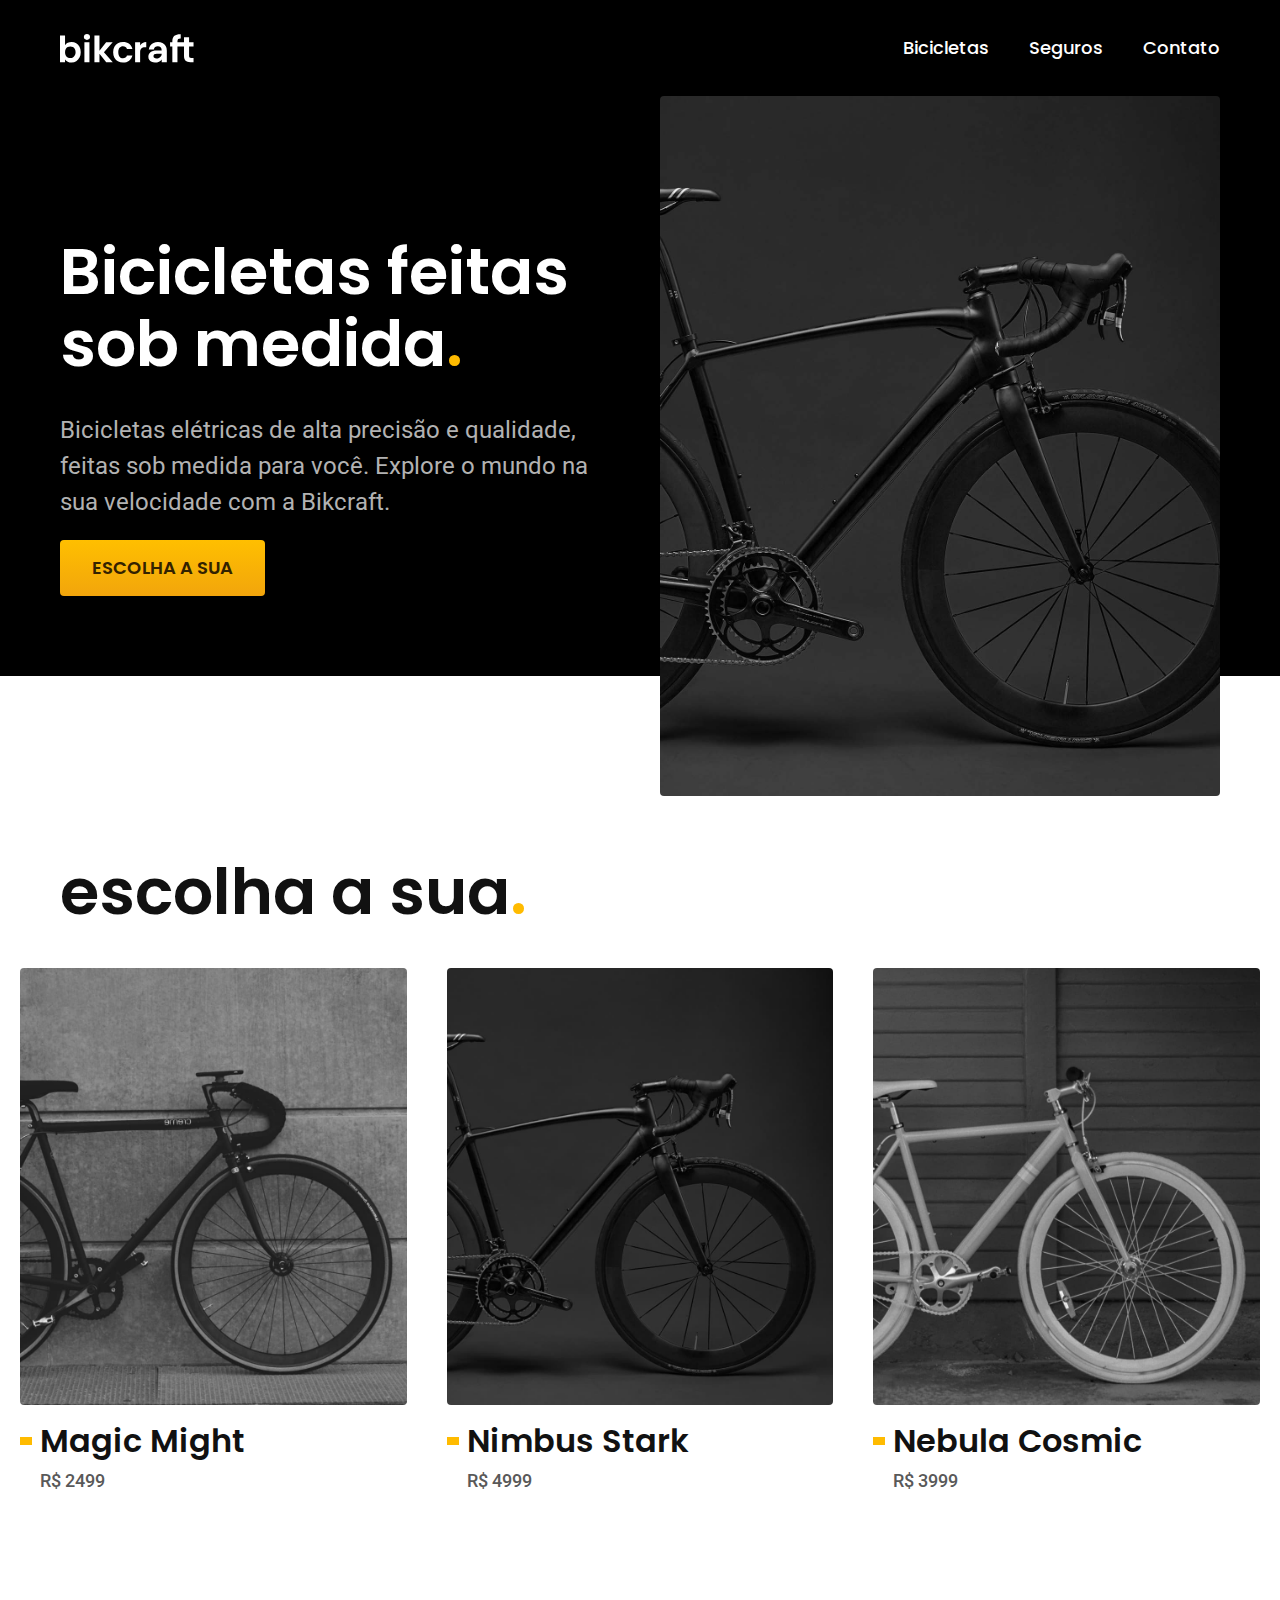
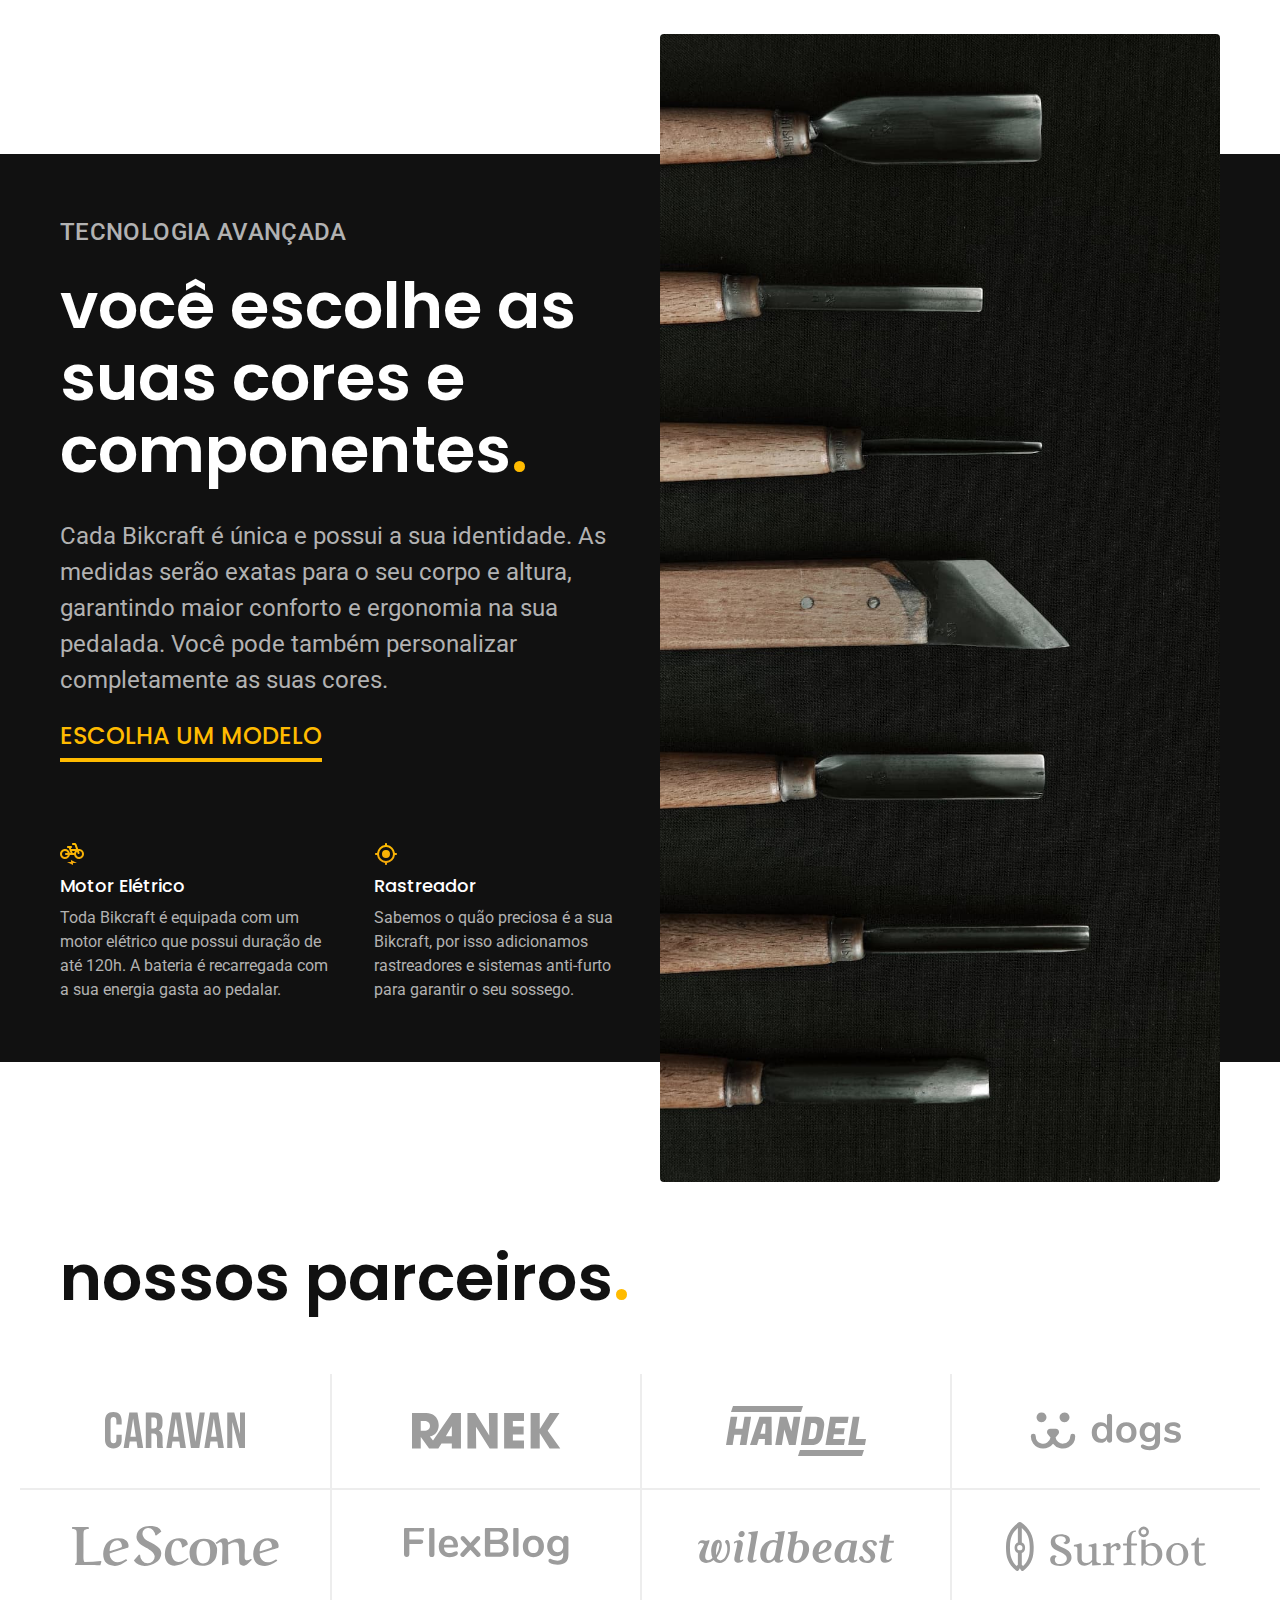
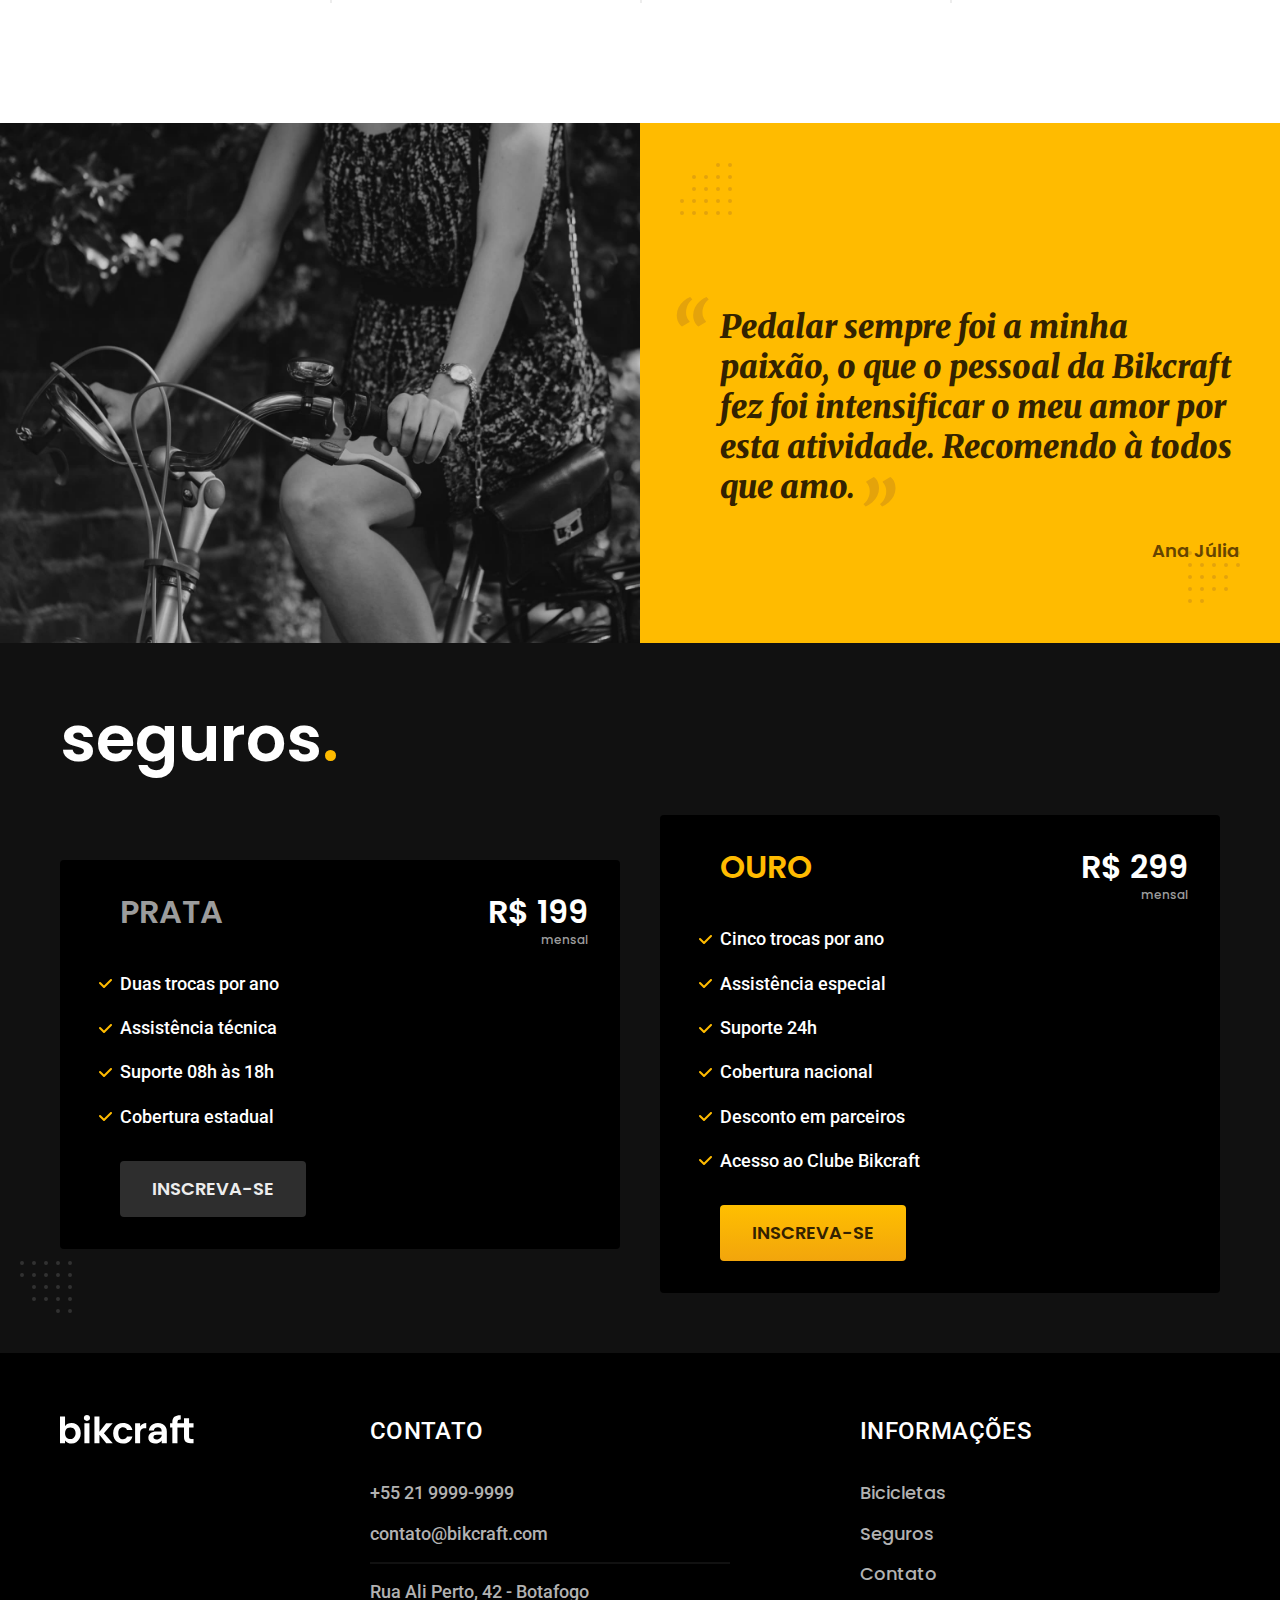
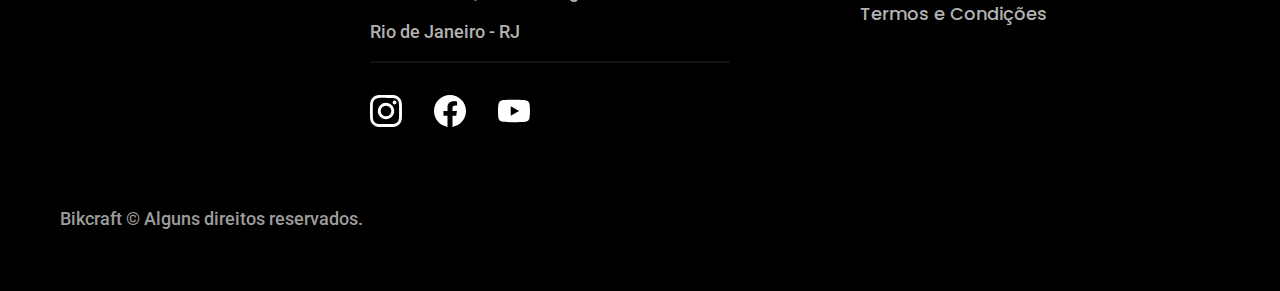
<file: 1001-analise-projeto/bikcraft-final/index.html>
<!DOCTYPE html>
<html lang="pt-br">

<head>
  <meta charset="UTF-8">
  <meta name="viewport" content="width=device-width, initial-scale=1.0">
  <title>Bikcraft - Bicicletas Elétricas</title>
  <meta name="description" content="Bicicletas elétricas de alta precisão e qualidade,  feitas sob medida para o cliente. Explore o mundo na sua velocidade com a Bikcraft.">

  <link rel="icon" href="./favicon.svg" type="image/svg+xml">

  <link href="./css/style.css" rel="preload" as="style">
  <link href="./css/style.css" rel="stylesheet">

  <link rel="preconnect" href="https://fonts.googleapis.com">
  <link rel="preconnect" href="https://fonts.gstatic.com" crossorigin>
  <link href="https://fonts.googleapis.com/css2?family=Merriweather:ital,wght@1,900&family=Poppins:wght@500;600&family=Roboto:wght@400;500&display=swap" rel="stylesheet">
</head>

<body id="home">
  <header class="header-bg">
    <div class="header container">
      <a href="./">
        <img src="./img/bikcraft.svg" alt="Bikcraft" width="136" height="32">
      </a>
      <nav aria-label="primaria">
        <ul class="header-menu font-1-m cor-0">
          <li><a href="./bicicletas.html">Bicicletas</a></li>
          <li><a href="./seguros.html">Seguros</a></li>
          <li><a href="./contato.html">Contato</a></li>
        </ul>
      </nav>
    </div>
  </header>

  <main class="introducao-bg">
    <div class="introducao container">
      <div class="introducao-conteudo">
        <h1 class="font-1-xxl cor-0">Bicicletas feitas sob medida<span class="cor-p1">.</span></h1>
        <p class="font-2-l cor-5">Bicicletas elétricas de alta precisão e qualidade, feitas sob medida para você. Explore o mundo na sua velocidade com a Bikcraft.</p>
        <a class="botao" href="./bicicletas.html">Escolha a sua</a>
      </div>
      <picture>
        <source media="(max-width: 800px)" srcset="./img/bicicletas/nimbus.jpg">
        <img src="./img/fotos/introducao.jpg" alt="Bicicleta preta com motor elétrico" width="640" height="800">
      </picture>
    </div>
  </main>

  <article class="bicicletas-lista">
    <h2 class="container font-1-xxl">escolha a sua<span class="cor-p1">.</span></h2>

    <ul>
      <li>
        <a href="./bicicletas/magic.html">
          <img src="./img/bicicletas/magic-home.jpg" alt="Bicicleta preta" width="460" height="520">
          <h3 class="font-1-xl">Magic Might</h3>
          <span class="font-2-m cor-8">R$ 2499</span>
        </a>
      </li>
      <li>
        <a href="./bicicletas/nimbus.html">
          <img src="./img/bicicletas/nimbus-home.jpg" alt="Bicicleta preta" width="460" height="520">
          <h3 class="font-1-xl">Nimbus Stark</h3>
          <span class="font-2-m cor-8">R$ 4999</span>
        </a>
      </li>
      <li>
        <a href="./bicicletas/nebula.html">
          <img src="./img/bicicletas/nebula-home.jpg" alt="Bicicleta branca" width="460" height="520">
          <h3 class="font-1-xl">Nebula Cosmic</h3>
          <span class="font-2-m cor-8">R$ 3999</span>
        </a>
      </li>
    </ul>
  </article>

  <article class="tecnologia-bg">
    <div class="tecnologia container">
      <div class="tecnologia-conteudo">
        <span class="font-2-l-b cor-5">Tecnologia Avançada</span>
        <h2 class="font-1-xxl cor-0">você escolhe as<br>suas cores e<br>componentes<span class="cor-p1">.</span></h2>
        <p class="font-2-l cor-5">Cada Bikcraft é única e possui a sua identidade. As medidas serão exatas para o seu corpo e altura, garantindo maior conforto e ergonomia na sua pedalada. Você pode também personalizar completamente as suas cores.</p>
        <a class="link" href="./bicicletas.html">Escolha um modelo</a>
        <div class="tecnologia-vantagens">
          <div>
            <img src="./img/icones/eletrica.svg" alt="" width="24" height="24">
            <h3 class="font-1-m cor-0">Motor Elétrico</h3>
            <p class="font-2-s cor-5">Toda Bikcraft é equipada com um motor elétrico que possui duração de até 120h. A bateria é recarregada com a sua energia gasta ao pedalar.</p>
          </div>
          <div>
            <img src="./img/icones/rastreador.svg" alt="" width="24" height="24">
            <h3 class="font-1-m cor-0">Rastreador</h3>
            <p class="font-2-s cor-5">Sabemos o quão preciosa é a sua Bikcraft, por isso adicionamos rastreadores e sistemas anti-furto para garantir o seu sossego.</p>
          </div>
        </div>
      </div>
      <div class="tecnologia-imagem">
        <img src="./img/fotos/tecnologia.jpg" alt="" width="700" height="1120">
      </div>
    </div>
  </article>

  <section class="parceiros" aria-label="Nossos Parceiros">
    <h2 class="container font-1-xxl">nossos parceiros<span class="cor-p1">.</span></h2>
    <ul>
      <li><img src="./img/parceiros/caravan.svg" alt="Caravan" width="140" height="38"></li>
      <li><img src="./img/parceiros/ranek.svg" alt="Ranek" width="149" height="36"></li>
      <li><img src="./img/parceiros/handel.svg" alt="Handel" width="140" height="50"></li>
      <li><img src="./img/parceiros/dogs.svg" alt="Dogs" width="152" height="39"></li>
      <li><img src="./img/parceiros/lescone.svg" alt="LeScone" width="208" height="41"></li>
      <li><img src="./img/parceiros/flexblog.svg" alt="FlexBlog" width="165" height="38"></li>
      <li><img src="./img/parceiros/wildbeast.svg" alt="Wildbeast" width="196" height="34"></li>
      <li><img src="./img/parceiros/surfbot.svg" alt="Surfbot" width="200" height="49"></li>
    </ul>
  </section>

  <section class="depoimento" aria-label="Depoimento">
    <div>
      <img src="./img/fotos/depoimento.jpg" alt="Pessoa pedalando uma bicileta Bikcraft" width="780" height="680">
    </div>
    <div class="depoimento-conteudo">
      <blockquote class="font-1-xl cor-p5">
        <p>Pedalar sempre foi a minha paixão, o que o pessoal da Bikcraft fez foi intensificar o meu amor por esta atividade. Recomendo à todos que amo.</p>
      </blockquote>
      <span class="font-1-m-b cor-p4">Ana Júlia</span>
    </div>
  </section>

  <article class="seguros-bg">
    <div class="seguros container">
      <h2 class="font-1-xxl cor-0">seguros<span class="cor-p1">.</span></h2>
      <div class="seguros-item">
        <h3 class="font-1-xl cor-6">PRATA</h3>
        <span class="font-1-xl cor-0">R$ 199 <span class="font-1-xs cor-6">mensal</span></span>
        <ul class="font-2-m cor-0">
          <li>Duas trocas por ano</li>
          <li>Assistência técnica</li>
          <li>Suporte 08h às 18h</li>
          <li>Cobertura estadual</li>
        </ul>
        <a class="botao secundario" href="./orcamento.html?tipo=seguro&produto=prata">Inscreva-se</a>
      </div>
      <div class="seguros-item">
        <h3 class="font-1-xl cor-p1">OURO</h3>
        <span class="font-1-xl cor-0">R$ 299 <span class="font-1-xs cor-6">mensal</span></span>
        <ul class="font-2-m cor-0">
          <li>Cinco trocas por ano</li>
          <li>Assistência especial</li>
          <li>Suporte 24h</li>
          <li>Cobertura nacional</li>
          <li>Desconto em parceiros</li>
          <li>Acesso ao Clube Bikcraft</li>
        </ul>
        <a class="botao" href="./orcamento.html?tipo=seguro&produto=ouro">Inscreva-se</a>
      </div>
    </div>
  </article>

  <footer class="footer-bg">
    <div class="footer container">
      <img src="./img/bikcraft.svg" alt="Bikcraft" width="136" height="32">
      <div class="footer-contato">
        <h3 class="font-2-l-b cor-0">Contato</h3>
        <ul class="font-2-m cor-5">
          <li>+55 21 9999-9999</li>
          <li>contato@bikcraft.com</li>
          <li>Rua Ali Perto, 42 - Botafogo</li>
          <li>Rio de Janeiro - RJ</li>
        </ul>
        <div class="footer-redes">
          <a href="./"><img src="./img/redes/instagram.svg" alt="Instagram" width="32" height="32"></a>
          <a href="./"><img src="./img/redes/facebook.svg" alt="Facebook" width="32" height="32"></a>
          <a href="./"><img src="./img/redes/youtube.svg" alt="Youtube" width="32" height="32"></a>
        </div>
      </div>
      <div class="footer-informacoes">
        <h3 class="font-2-l-b cor-0">Informações</h3>
        <nav>
          <ul class="font-1-m cor-5">
            <li><a href="./bicicletas.html">Bicicletas</a></li>
            <li><a href="./seguros.html">Seguros</a></li>
            <li><a href="./contato.html">Contato</a></li>
            <li><a href="./termos.html">Termos e Condições</a></li>
          </ul>
        </nav>
      </div>
      <p class="font-2-m cor-6 footer-copy">Bikcraft © Alguns direitos reservados.</p>
    </div>
  </footer>

  <script src="./js/script.js"></script>
</body>

</html>
</file>
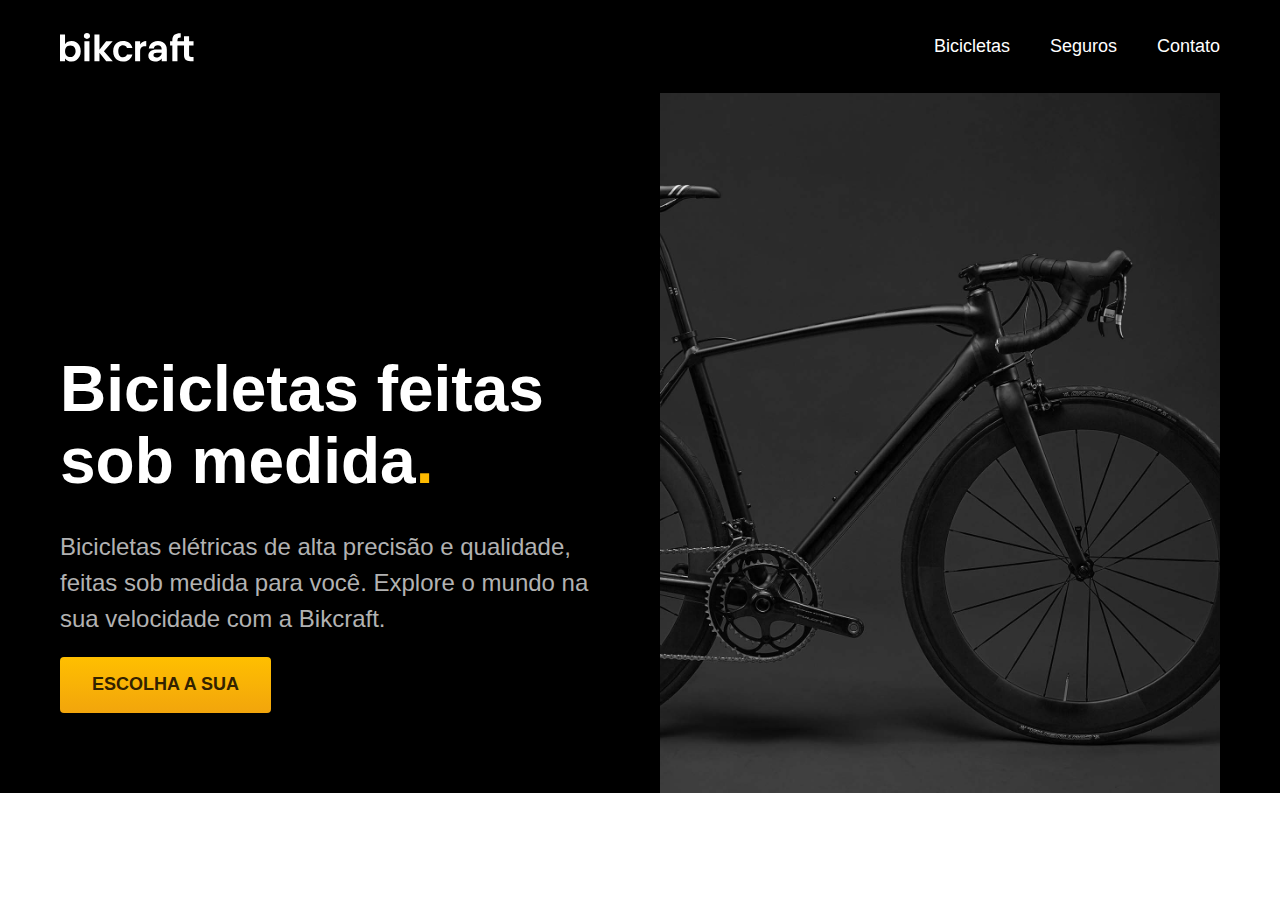
<file: 1005-introducao/bikcraft/index.html>
<!DOCTYPE html>
<html lang="pt-br">

<head>
  <meta charset="UTF-8">
  <meta name="viewport" content="width=device-width, initial-scale=1.0">

  <title>Bikcraft - Bicicletas Elétricas</title>
  <meta name="description" content="Bicicletas elétricas de alta precisão e qualidade,  feitas sob medida para o cliente. Explore o mundo na sua velocidade com a Bikcraft.">

  <link rel="stylesheet" href="./css/style.css">
</head>

<body>
  <header class="header-bg">
    <div class="header">
      <a href="./">
        <img src="./img/bikcraft.svg" alt="Bikcraft">
      </a>

      <nav aria-label="primaria">
        <ul class="header-menu">
          <li><a href="./bicicletas.html">Bicicletas</a></li>
          <li><a href="./seguros.html">Seguros</a></li>
          <li><a href="./contato.html">Contato</a></li>
        </ul>
      </nav>
    </div>
  </header>

  <main class="introducao-bg">
    <div class="introducao">
      <div class="introducao-conteudo">
        <h1>Bicicletas feitas sob medida<span>.</span></h1>
        <p>Bicicletas elétricas de alta precisão e qualidade, feitas sob medida para você. Explore o mundo na sua velocidade com a Bikcraft.</p>
        <a href="./bicicletas.html">Escolha a sua</a>
      </div>
      <img src="./img/fotos/introducao.jpg" alt="Bicicleta elétrica preta.">
    </div>
  </main>
</body>

</html>
</file>
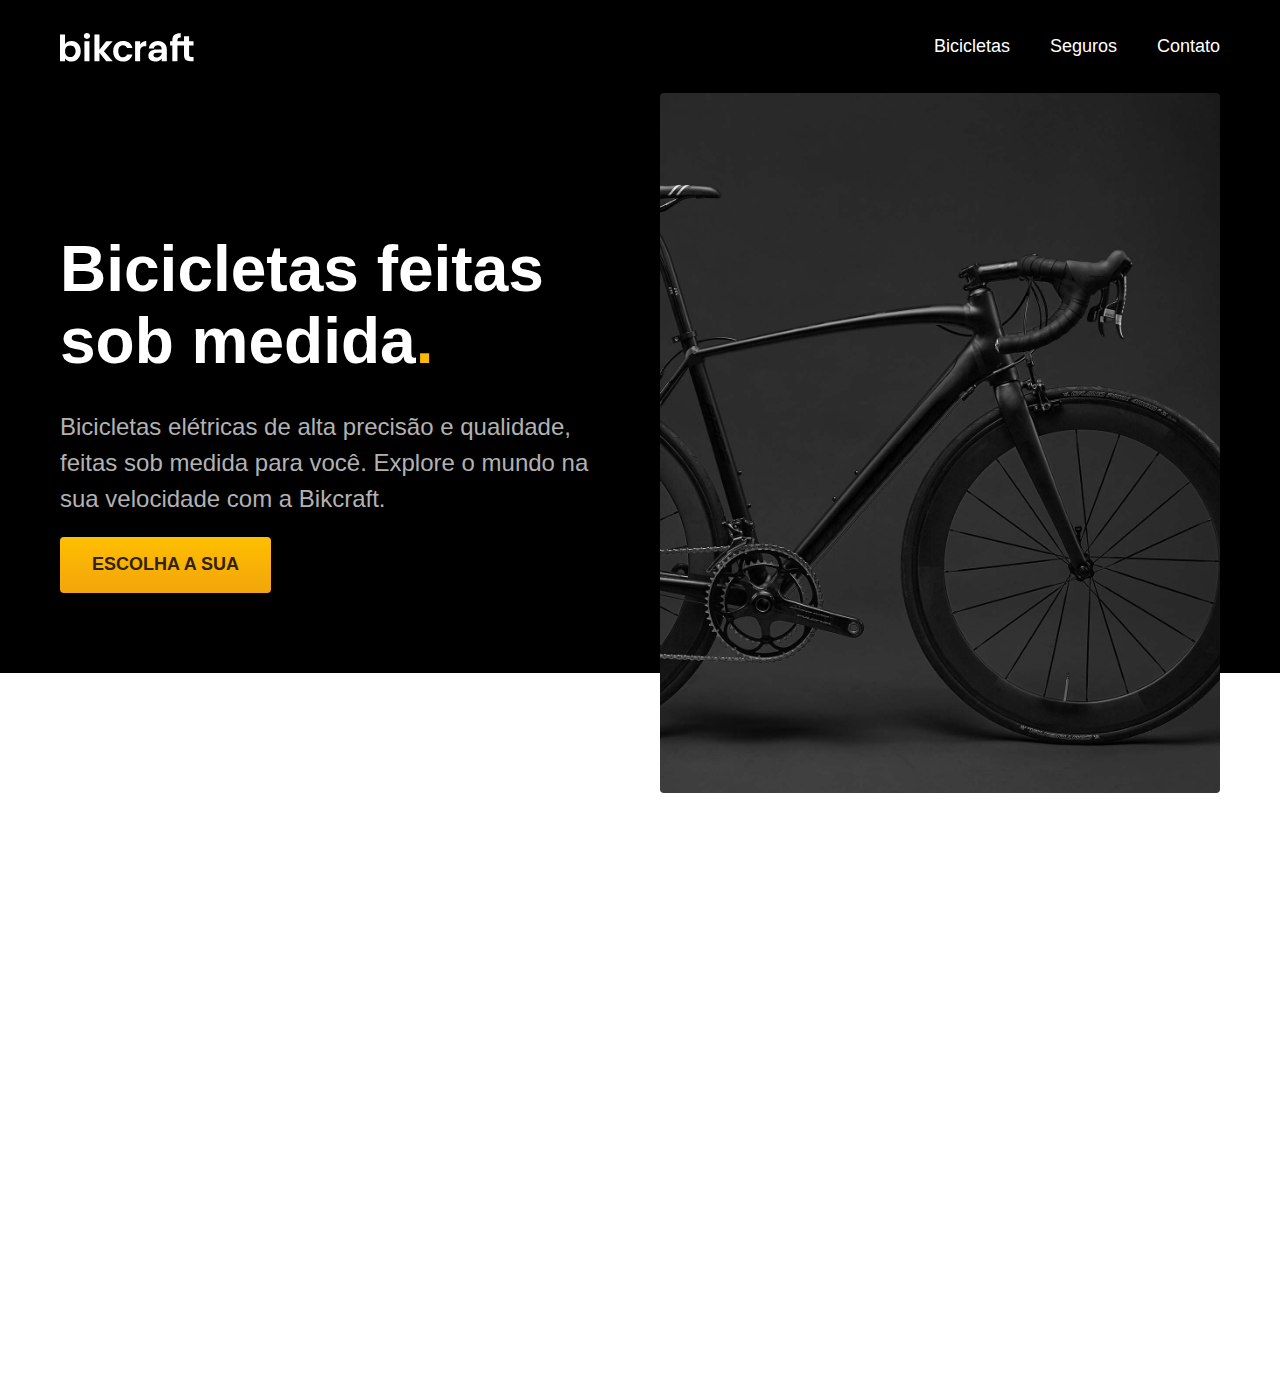
<file: 1006-box-shadow/bikcraft/index.html>
<!DOCTYPE html>
<html lang="pt-br">

<head>
  <meta charset="UTF-8">
  <meta name="viewport" content="width=device-width, initial-scale=1.0">

  <title>Bikcraft - Bicicletas Elétricas</title>
  <meta name="description" content="Bicicletas elétricas de alta precisão e qualidade,  feitas sob medida para o cliente. Explore o mundo na sua velocidade com a Bikcraft.">

  <link rel="stylesheet" href="./css/style.css">
</head>

<body>
  <header class="header-bg">
    <div class="header">
      <a href="./">
        <img src="./img/bikcraft.svg" alt="Bikcraft">
      </a>

      <nav aria-label="primaria">
        <ul class="header-menu">
          <li><a href="./bicicletas.html">Bicicletas</a></li>
          <li><a href="./seguros.html">Seguros</a></li>
          <li><a href="./contato.html">Contato</a></li>
        </ul>
      </nav>
    </div>
  </header>

  <main class="introducao-bg">
    <div class="introducao">
      <div class="introducao-conteudo">
        <h1>Bicicletas feitas sob medida<span>.</span></h1>
        <p>Bicicletas elétricas de alta precisão e qualidade, feitas sob medida para você. Explore o mundo na sua velocidade com a Bikcraft.</p>
        <a href="./bicicletas.html">Escolha a sua</a>
      </div>
      <div>
        <img src="./img/fotos/introducao.jpg" alt="Bicicleta elétrica preta.">
      </div>
    </div>
  </main>

</body>

</html>
</file>
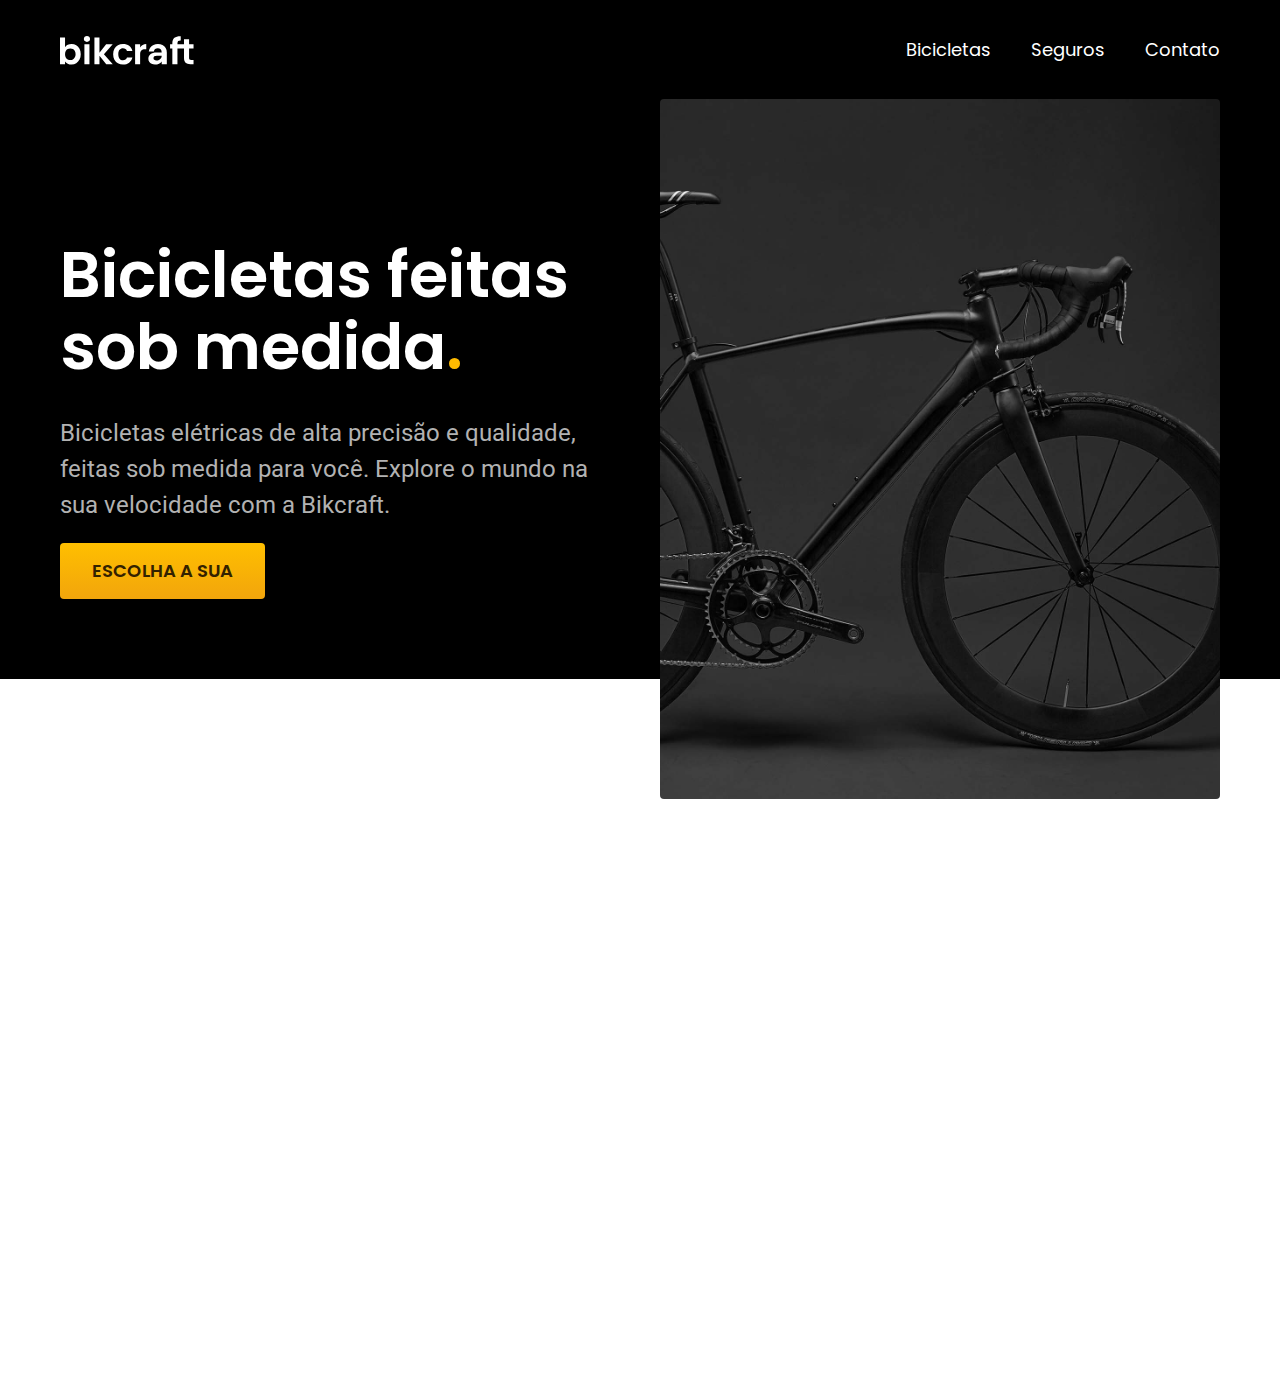
<file: 1008-tipografia/bikcraft/index.html>
<!DOCTYPE html>
<html lang="pt-br">

<head>
  <meta charset="UTF-8">
  <meta name="viewport" content="width=device-width, initial-scale=1.0">

  <title>Bikcraft - Bicicletas Elétricas</title>
  <meta name="description" content="Bicicletas elétricas de alta precisão e qualidade,  feitas sob medida para o cliente. Explore o mundo na sua velocidade com a Bikcraft.">

  <link rel="stylesheet" href="./css/style.css">

  <link rel="preconnect" href="https://fonts.googleapis.com">
  <link rel="preconnect" href="https://fonts.gstatic.com" crossorigin>
  <link href="https://fonts.googleapis.com/css2?family=Poppins:wght@400;600&family=Roboto:wght@400;500&display=swap" rel="stylesheet">
</head>

<body>
  <header class="header-bg">
    <div class="header">
      <a href="./">
        <img src="./img/bikcraft.svg" alt="Bikcraft">
      </a>

      <nav aria-label="primaria">
        <ul class="header-menu">
          <li><a href="./bicicletas.html">Bicicletas</a></li>
          <li><a href="./seguros.html">Seguros</a></li>
          <li><a href="./contato.html">Contato</a></li>
        </ul>
      </nav>
    </div>
  </header>

  <main class="introducao-bg">
    <div class="introducao">
      <div class="introducao-conteudo">
        <h1>Bicicletas feitas sob medida<span>.</span></h1>
        <p>Bicicletas elétricas de alta precisão e qualidade, feitas sob medida para você. Explore o mundo na sua velocidade com a Bikcraft.</p>
        <a href="./bicicletas.html">Escolha a sua</a>
      </div>
      <div>
        <img src="./img/fotos/introducao.jpg" alt="Bicicleta elétrica preta.">
      </div>
    </div>
  </main>

</body>

</html>
</file>
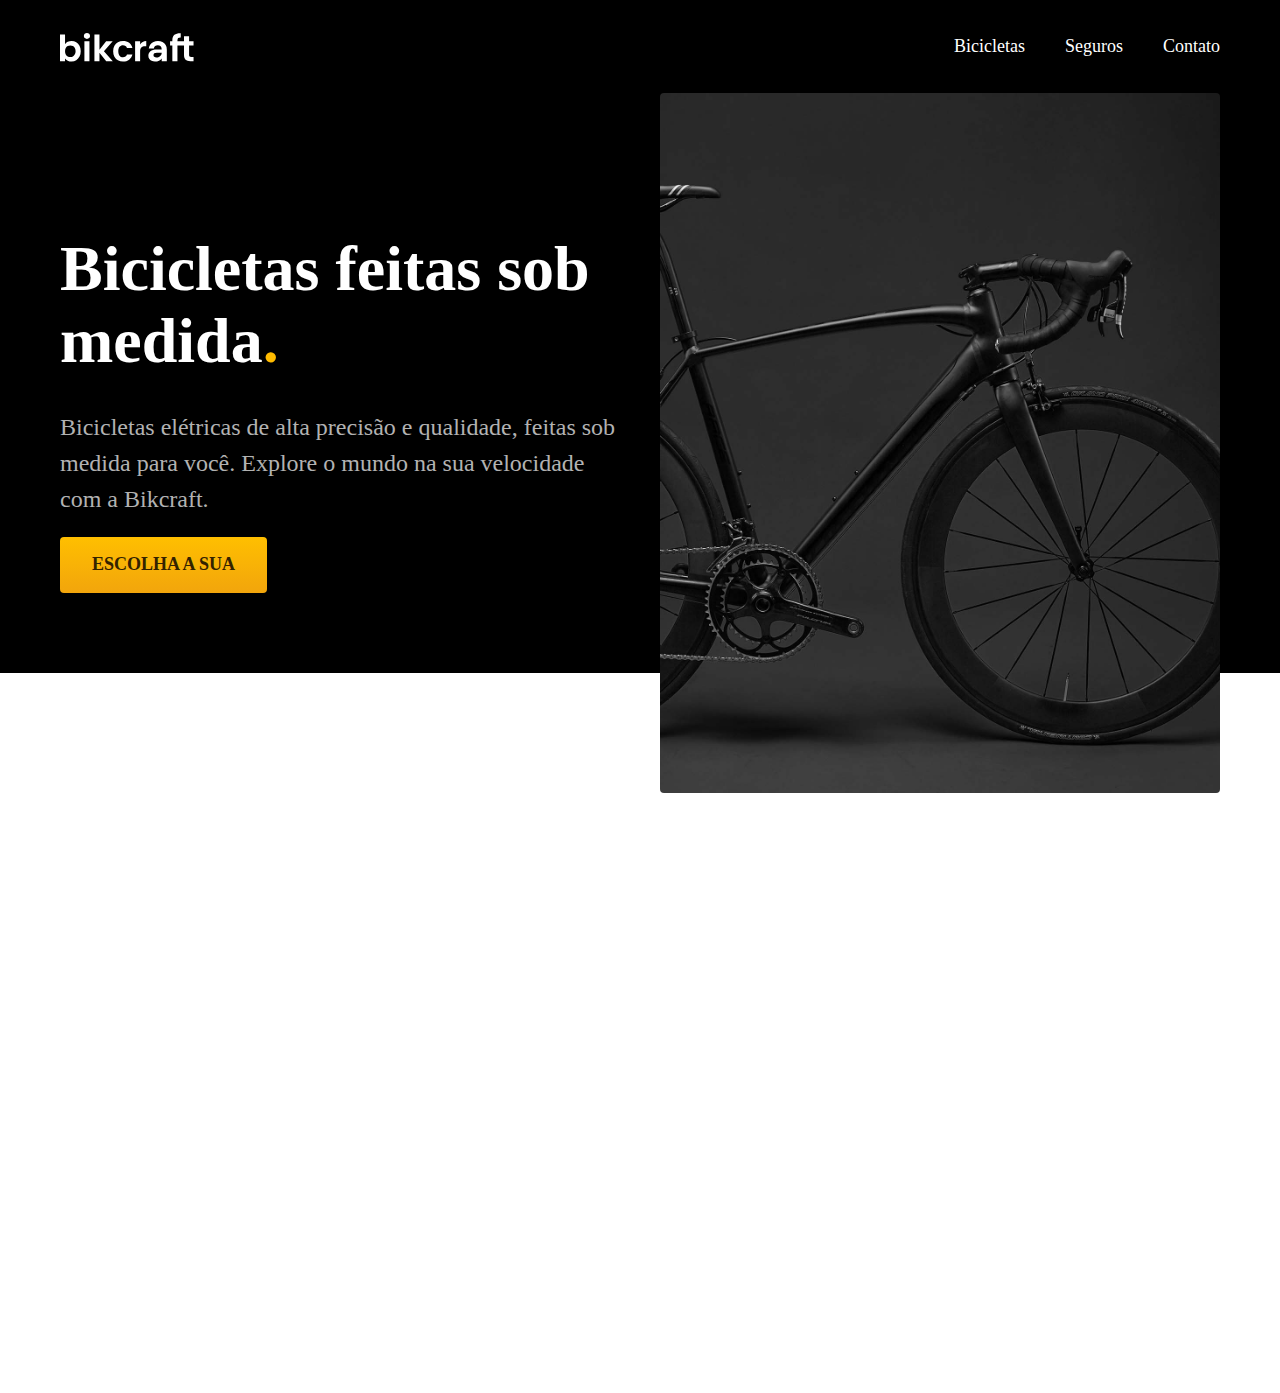
<file: 1009-import-css/bikcraft/index.html>
<!DOCTYPE html>
<html lang="pt-br">

<head>
  <meta charset="UTF-8">
  <meta name="viewport" content="width=device-width, initial-scale=1.0">

  <title>Bikcraft - Bicicletas Elétricas</title>
  <meta name="description" content="Bicicletas elétricas de alta precisão e qualidade,  feitas sob medida para o cliente. Explore o mundo na sua velocidade com a Bikcraft.">

  <link rel="stylesheet" href="./css/style.css">
</head>

<body>
  <header class="header-bg">
    <div class="header">
      <a href="./">
        <img src="./img/bikcraft.svg" alt="Bikcraft">
      </a>

      <nav aria-label="primaria">
        <ul class="header-menu">
          <li><a href="./bicicletas.html">Bicicletas</a></li>
          <li><a href="./seguros.html">Seguros</a></li>
          <li><a href="./contato.html">Contato</a></li>
        </ul>
      </nav>
    </div>
  </header>

  <main class="introducao-bg">
    <div class="introducao">
      <div class="introducao-conteudo">
        <h1>Bicicletas feitas sob medida<span>.</span></h1>
        <p>Bicicletas elétricas de alta precisão e qualidade, feitas sob medida para você. Explore o mundo na sua velocidade com a Bikcraft.</p>
        <a class="botao" href="./bicicletas.html">Escolha a sua</a>
      </div>
      <div>
        <img src="./img/fotos/introducao.jpg" alt="Bicicleta elétrica preta.">
      </div>
    </div>
  </main>

</body>

</html>
</file>
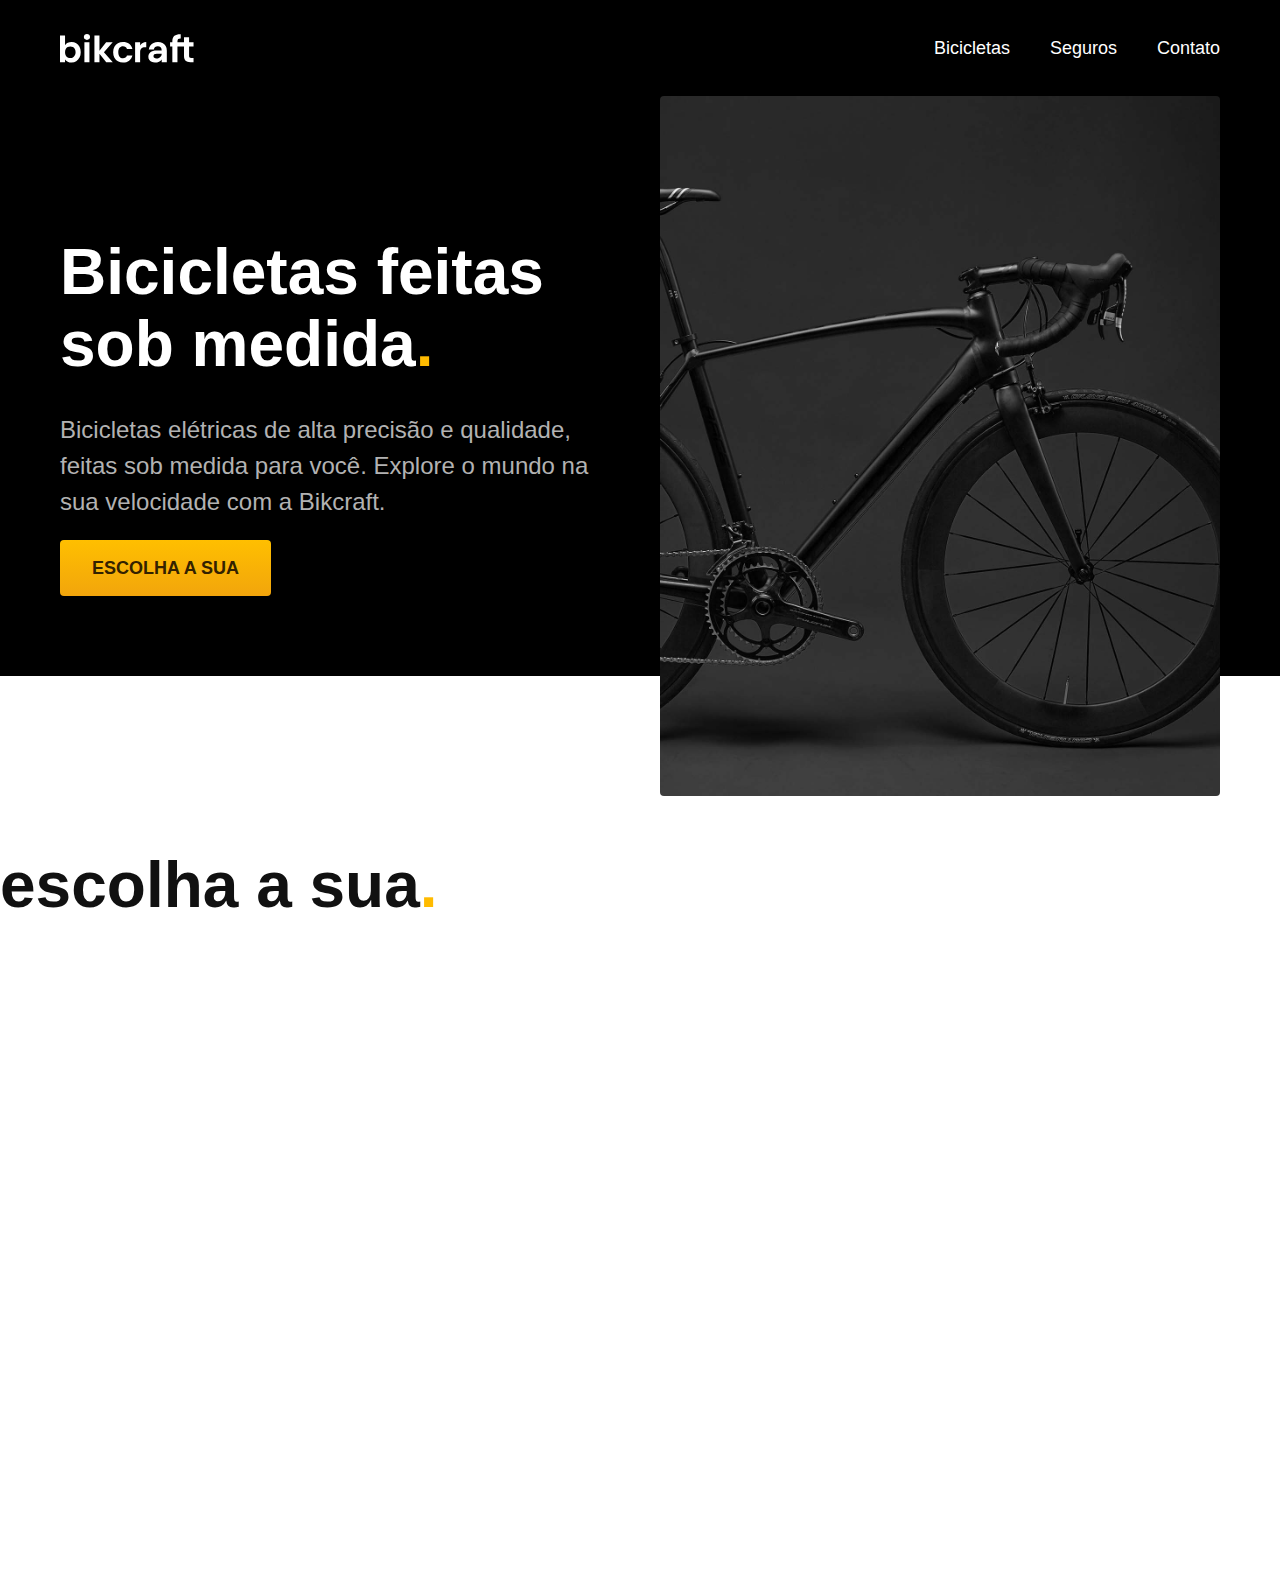
<file: 1010-css-utilitario/bikcraft/index.html>
<!DOCTYPE html>
<html lang="pt-br">

<head>
  <meta charset="UTF-8">
  <meta name="viewport" content="width=device-width, initial-scale=1.0">

  <title>Bikcraft - Bicicletas Elétricas</title>
  <meta name="description" content="Bicicletas elétricas de alta precisão e qualidade,  feitas sob medida para o cliente. Explore o mundo na sua velocidade com a Bikcraft.">

  <link rel="stylesheet" href="./css/style.css">
</head>

<body>
  <header class="header-bg">
    <div class="header">
      <a href="./">
        <img src="./img/bikcraft.svg" alt="Bikcraft">
      </a>

      <nav aria-label="primaria">
        <ul class="header-menu font-1-m cor-0">
          <li><a href="./bicicletas.html">Bicicletas</a></li>
          <li><a href="./seguros.html">Seguros</a></li>
          <li><a href="./contato.html">Contato</a></li>
        </ul>
      </nav>
    </div>
  </header>

  <main class="introducao-bg">
    <div class="introducao">
      <div class="introducao-conteudo">
        <h1 class="font-1-xxl cor-0">Bicicletas feitas sob medida<span class="cor-p1">.</span></h1>
        <p class="font-2-l cor-5">Bicicletas elétricas de alta precisão e qualidade, feitas sob medida para você. Explore o mundo na sua velocidade com a Bikcraft.</p>
        <a class="botao" href="./bicicletas.html">Escolha a sua</a>
      </div>
      <div>
        <img src="./img/fotos/introducao.jpg" alt="Bicicleta elétrica preta.">
      </div>
    </div>
  </main>

  <h2 class="font-1-xxl">escolha a sua<span class="cor-p1">.</span></h2>
</body>

</html>
</file>
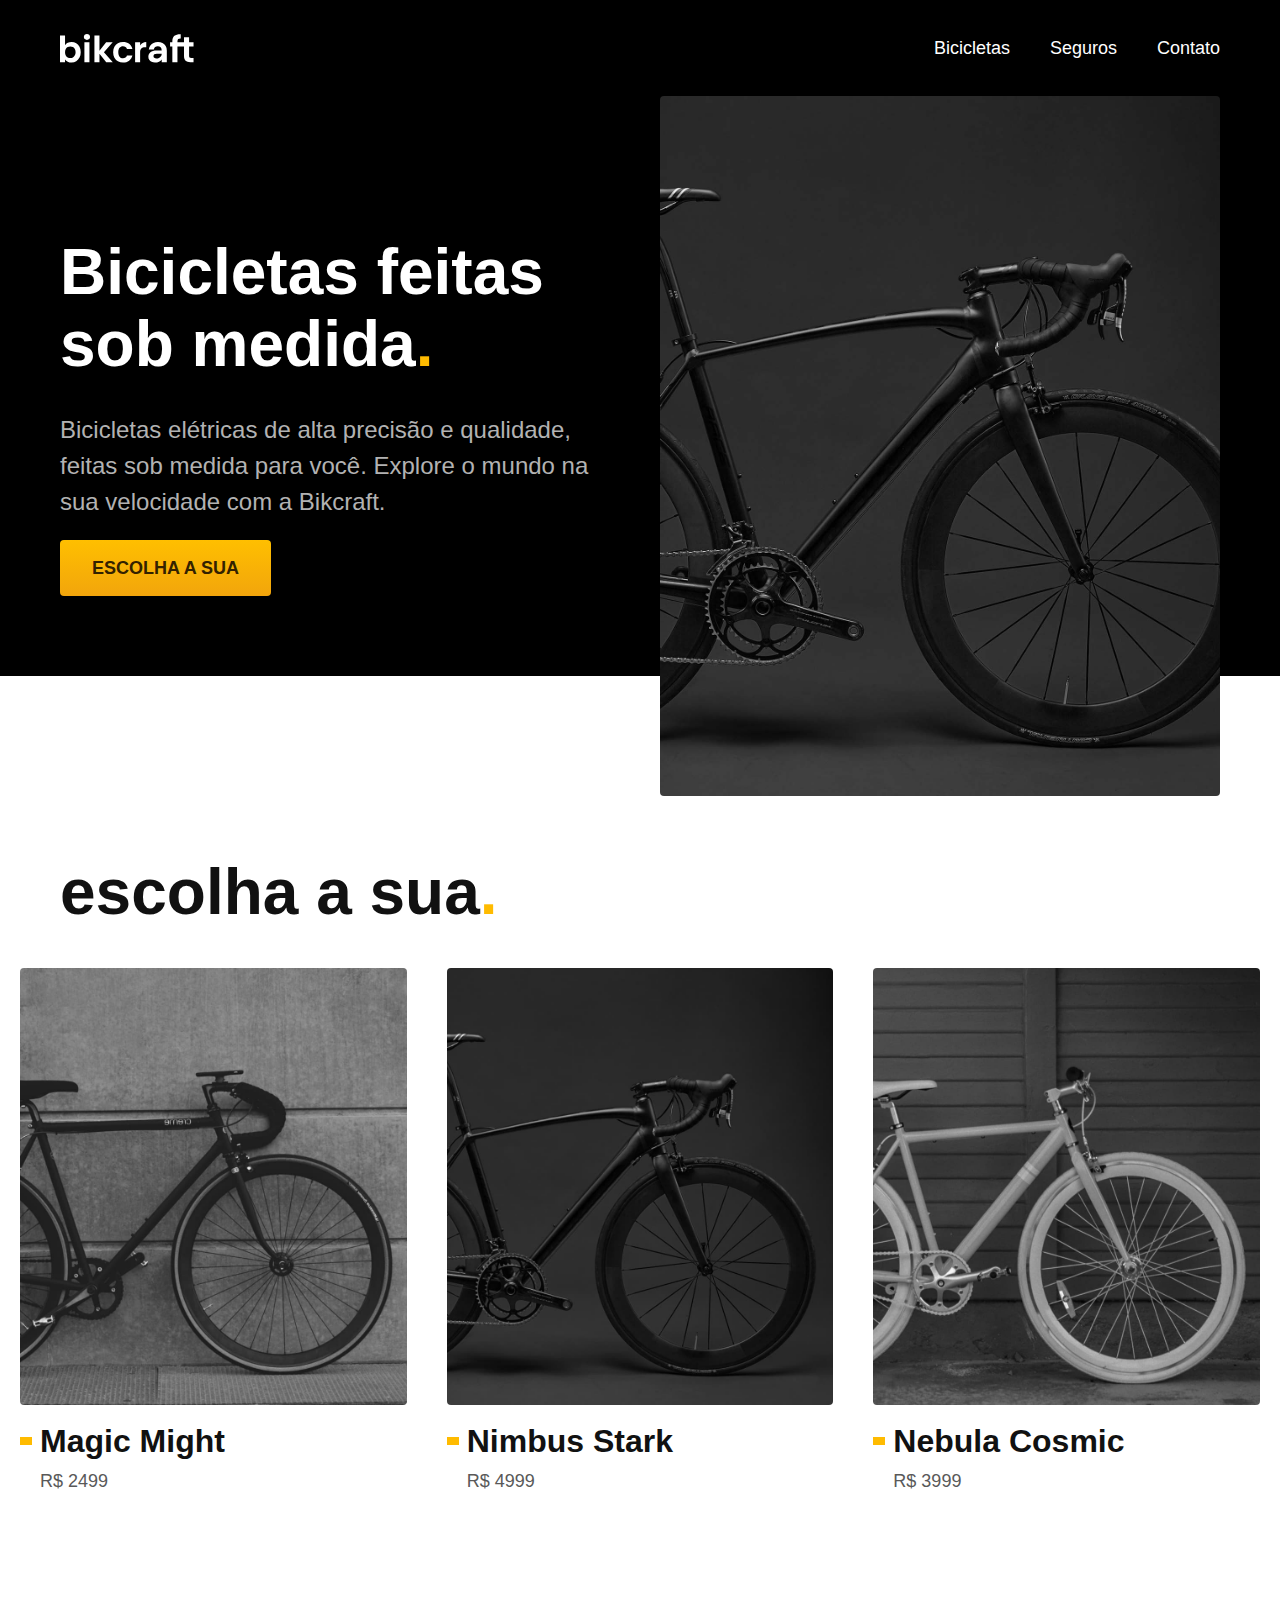
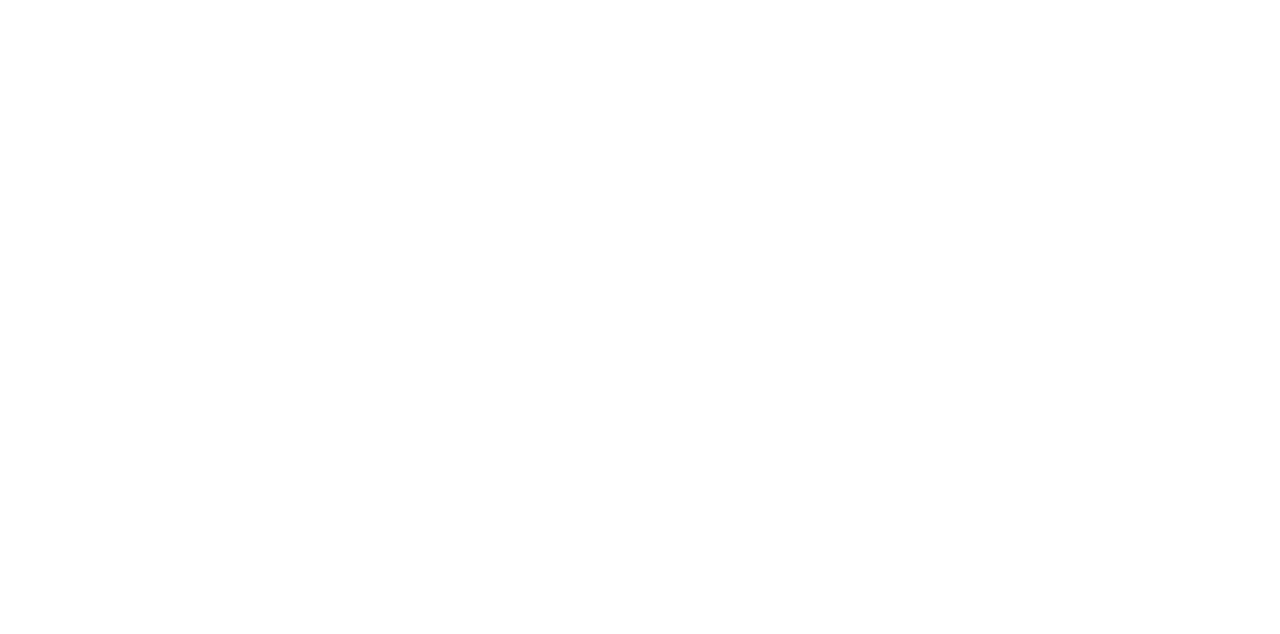
<file: 1012-bicicletas-lista/bikcraft/index.html>
<!DOCTYPE html>
<html lang="pt-br">

<head>
  <meta charset="UTF-8">
  <meta name="viewport" content="width=device-width, initial-scale=1.0">

  <title>Bikcraft - Bicicletas Elétricas</title>
  <meta name="description" content="Bicicletas elétricas de alta precisão e qualidade,  feitas sob medida para o cliente. Explore o mundo na sua velocidade com a Bikcraft.">

  <link rel="stylesheet" href="./css/style.css">
</head>

<body>
  <header class="header-bg">
    <div class="header">
      <a href="./">
        <img src="./img/bikcraft.svg" alt="Bikcraft">
      </a>

      <nav aria-label="primaria">
        <ul class="header-menu font-1-m cor-0">
          <li><a href="./bicicletas.html">Bicicletas</a></li>
          <li><a href="./seguros.html">Seguros</a></li>
          <li><a href="./contato.html">Contato</a></li>
        </ul>
      </nav>
    </div>
  </header>

  <main class="introducao-bg">
    <div class="introducao">
      <div class="introducao-conteudo">
        <h1 class="font-1-xxl cor-0">Bicicletas feitas sob medida<span class="cor-p1">.</span></h1>
        <p class="font-2-l cor-5">Bicicletas elétricas de alta precisão e qualidade, feitas sob medida para você. Explore o mundo na sua velocidade com a Bikcraft.</p>
        <a class="botao" href="./bicicletas.html">Escolha a sua</a>
      </div>
      <div>
        <img src="./img/fotos/introducao.jpg" alt="Bicicleta elétrica preta.">
      </div>
    </div>
  </main>

  <article class="bicicletas-lista">
    <h2 class="font-1-xxl">escolha a sua<span class="cor-p1">.</span></h2>

    <ul>
      <li>
        <a href="./bicicletas/magic.html">
          <img src="./img/bicicletas/magic-home.jpg" alt="Bicicleta preta">
          <h3 class="font-1-xl">Magic Might</h3>
          <span class="font-2-m cor-8">R$ 2499</span>
        </a>
      </li>
      <li>
        <a href="./bicicletas/nimbus.html">
          <img src="./img/bicicletas/nimbus-home.jpg" alt="Bicicleta preta">
          <h3 class="font-1-xl">Nimbus Stark</h3>
          <span class="font-2-m cor-8">R$ 4999</span>
        </a>
      </li>
      <li>
        <a href="./bicicletas/nebula.html">
          <img src="./img/bicicletas/nebula-home.jpg" alt="Bicicleta preta">
          <h3 class="font-1-xl">Nebula Cosmic</h3>
          <span class="font-2-m cor-8">R$ 3999</span>
        </a>
      </li>
    </ul>
  </article>
</body>

</html>
</file>
<file: css/style.css>
@import "./global/global.css";
@import "./utilidades/tipografia.css";
@import "./utilidades/cores.css";

@import "./global/header.css";
@import "./global/footer.css";

/* Utilidades */
@import "./utilidades/componentes.css";
@import "./utilidades/formulario.css";

/* Home */
@import "./home/introducao.css";
@import "./home/tecnologia.css";
@import "./home/parceiros.css";
@import "./home/depoimento.css";

/* Bicicletas */
@import "./bicicletas/bicicletas-lista.css";
@import "./bicicletas/bicicletas.css";

/* Bicicleta */
@import "./bicicleta/bicicleta.css";
@import "./bicicleta/seguro.css";

/* Seguros */
@import "./seguros/seguros.css";
@import "./seguros/vantagens.css";
@import "./seguros/perguntas.css";

/* Contato */
@import "./contato/contato.css";
@import "./contato/lojas.css";

/* Contato */
@import "./orcamento/orcamento.css";

/* Termos */
@import "./termos/termos.css";
</file>
<file: 1014-tecnologia/css/style.css>
@import "./global/global.css";
@import "./utilidades/tipografia.css";
@import "./utilidades/cores.css";

@import "./global/header.css";

/* Utilidades */
@import "./utilidades/componentes.css";

/* Home */
@import "./home/introducao.css";
@import "./home/tecnologia.css";

/* Bicicletas */
@import "./bicicletas/bicicletas-lista.css";
</file>
<file: 1015-parceiros/css/style.css>
@import "./global/global.css";
@import "./utilidades/tipografia.css";
@import "./utilidades/cores.css";

@import "./global/header.css";

/* Utilidades */
@import "./utilidades/componentes.css";

/* Home */
@import "./home/introducao.css";
@import "./home/tecnologia.css";
@import "./home/parceiros.css";

/* Bicicletas */
@import "./bicicletas/bicicletas-lista.css";
</file>
<file: 1028-orcamento/css/style.css>
@import "./global/global.css";
@import "./utilidades/tipografia.css";
@import "./utilidades/cores.css";

@import "./global/header.css";
@import "./global/footer.css";

/* Utilidades */
@import "./utilidades/componentes.css";
@import "./utilidades/formulario.css";

/* Home */
@import "./home/introducao.css";
@import "./home/tecnologia.css";
@import "./home/parceiros.css";
@import "./home/depoimento.css";

/* Bicicletas */
@import "./bicicletas/bicicletas-lista.css";
@import "./bicicletas/bicicletas.css";

/* Bicicleta */
@import "./bicicleta/bicicleta.css";
@import "./bicicleta/seguro.css";

/* Seguros */
@import "./seguros/seguros.css";
@import "./seguros/vantagens.css";
@import "./seguros/perguntas.css";

/* Contato */
@import "./contato/contato.css";
@import "./contato/lojas.css";

/* Contato */
@import "./orcamento/orcamento.css";

/* Termos */
@import "./termos/termos.css";
</file>
<file: 1001-analise-projeto/bikcraft-final/css/style.css>
@import "./global/global.css";

/* Utilidades */
@import "./utilidades/tipografia.css";
@import "./utilidades/cores.css";
@import "./utilidades/componentes.css";
@import "./utilidades/formulario.css";
/* @import "./utilidades/simple-anime.css"; */

/* Header e Footer */
@import "./global/header.css";
@import "./global/footer.css";

/* Home */
@import "./home/introducao.css";
@import "./home/tecnologia.css";
@import "./home/parceiros.css";
@import "./home/depoimento.css";

/* Seguros */
@import "./seguros/seguros.css";
@import "./seguros/vantagens.css";
@import "./seguros/perguntas.css";

/* Biciletas */
@import "./bicicletas/bicicletas.css";
@import "./bicicletas/bicicletas-lista.css";

/* Bicileta */
@import "./bicicleta/bicicleta.css";
@import "./bicicleta/seguro.css";

/* Contato */
@import "./contato/contato.css";
@import "./contato/lojas.css";

/* Orçamento */
@import "./orcamento/orcamento.css";

/* Termos */
@import "./termos/termos.css";
</file>
<file: 1005-introducao/bikcraft/css/style.css>
body {
  margin: 0px;
  font-family: Arial, Helvetica, sans-serif;
}

h1,
ul,
p {
  margin: 0px;
}

ul {
  padding: 0px;
  list-style: none;
}

a {
  text-decoration: none;
  color: inherit;
}

img {
  max-width: 100%;
  display: block;
}

.header-bg {
  background-color: #000000;
}

.header {
  display: flex;
  flex-wrap: wrap;
  gap: 20px;
  justify-content: space-between;
  align-items: center;
  box-sizing: border-box;
  padding: 20px;
  max-width: 1200px;
  margin-left: auto;
  margin-right: auto;
}

.header-menu {
  display: flex;
  flex-wrap: wrap;
  gap: 40px;
}

.header-menu a {
  color: #ffffff;
  display: inline-block;
  padding: 16px 0px;
  font-size: 18px;
  position: relative;
}

.header-menu a:after {
  content: "";
  display: block;
  height: 2px;
  width: 0px;
  background: #ffffff;
  margin-top: 4px;
  transition: 0.3s;
  position: absolute;
}

.header-menu a:hover:after {
  width: 100%;
}

@media (max-width: 800px) {
  .header-menu {
    gap: 20px;
  }
  .header-menu a {
    background: #111111;
    padding: 12px 16px;
    border-radius: 4px;
  }
  .header-menu a:hover {
    background-color: #2e2e2e;
  }
  .header a:after {
    display: none;
  }
}

@media (max-width: 600px) {
  .header-menu {
    gap: 12px;
  }
  .header-menu a {
    padding: 8px 12px;
    font-size: 14px;
  }
}

.introducao-bg {
  background: #000000;
  color: #ffffff;
}

.introducao {
  display: grid;
  grid-template-columns: 1fr 1fr;
  gap: 0px 40px;
  box-sizing: border-box;
  max-width: 1200px;
  padding-left: 20px;
  padding-right: 20px;
  margin-left: auto;
  margin-right: auto;
}

.introducao-conteudo {
  align-self: end;
  padding-bottom: 80px;
}

.introducao h1 {
  margin-bottom: 32px;
  font-size: 64px;
  line-height: 1.125;
}

.introducao h1 span {
  color: #ffbb00;
}

.introducao p {
  margin-bottom: 20px;
  font-size: 24px;
  line-height: 1.5;
  color: #b2b2b2;
}

.introducao a {
  display: inline-block;
  padding: 16px 32px;
  background: linear-gradient(#ffbf00, #f2a50c);
  border-radius: 4px;
  box-shadow: 0 1px 2px rgba(0, 0, 0, 0.1);
  text-transform: uppercase;
  color: #332200;
  font-size: 18px;
  line-height: 1.33;
  font-weight: bold;
}

.introducao a:hover {
  background: linear-gradient(#ffb60d, #e59317);
}
</file>
<file: 1006-box-shadow/bikcraft/css/style.css>
body {
  margin: 0px;
  font-family: Arial, Helvetica, sans-serif;
  padding-bottom: 600px;
}

h1,
ul,
p {
  margin: 0px;
}

ul {
  padding: 0px;
  list-style: none;
}

a {
  text-decoration: none;
  color: inherit;
}

img {
  max-width: 100%;
  display: block;
}

.header-bg {
  background-color: #000000;
}

.header {
  display: flex;
  flex-wrap: wrap;
  gap: 20px;
  justify-content: space-between;
  align-items: center;
  box-sizing: border-box;
  padding: 20px;
  max-width: 1200px;
  margin-left: auto;
  margin-right: auto;
}

.header-menu {
  display: flex;
  flex-wrap: wrap;
  gap: 40px;
}

.header-menu a {
  color: #ffffff;
  display: inline-block;
  padding: 16px 0px;
  font-size: 18px;
  position: relative;
}

.header-menu a:after {
  content: "";
  display: block;
  height: 2px;
  width: 0px;
  background: #ffffff;
  margin-top: 4px;
  transition: 0.3s;
  position: absolute;
}

.header-menu a:hover:after {
  width: 100%;
}

@media (max-width: 800px) {
  .header-menu {
    gap: 20px;
  }
  .header-menu a {
    background: #111111;
    padding: 12px 16px;
    border-radius: 4px;
  }
  .header-menu a:hover {
    background-color: #2e2e2e;
  }
  .header a:after {
    display: none;
  }
}

@media (max-width: 600px) {
  .header-menu {
    gap: 12px;
  }
  .header-menu a {
    padding: 8px 12px;
    font-size: 14px;
  }
}

.introducao-bg {
  background: #000000;
  color: #ffffff;
  box-shadow: inset 0 -120px #ffffff;
}

.introducao {
  display: grid;
  grid-template-columns: 1fr 1fr;
  gap: 0px 40px;
  box-sizing: border-box;
  max-width: 1200px;
  padding-left: 20px;
  padding-right: 20px;
  margin-left: auto;
  margin-right: auto;
}

.introducao-conteudo {
  align-self: end;
  padding-bottom: 200px;
}

.introducao img {
  height: 100%;
  object-fit: cover;
  border-radius: 4px;
}

.introducao h1 {
  margin-bottom: 32px;
  font-size: 64px;
  line-height: 1.125;
}

.introducao h1 span {
  color: #ffbb00;
}

.introducao p {
  margin-bottom: 20px;
  font-size: 24px;
  line-height: 1.5;
  color: #b2b2b2;
}

.introducao a {
  display: inline-block;
  padding: 16px 32px;
  background: linear-gradient(#ffbf00, #f2a50c);
  border-radius: 4px;
  box-shadow: 0 1px 2px rgba(0, 0, 0, 0.1);
  text-transform: uppercase;
  color: #332200;
  font-size: 18px;
  line-height: 1.33;
  font-weight: bold;
}

.introducao a:hover {
  background: linear-gradient(#ffb60d, #e59317);
}
</file>
<file: 1008-tipografia/bikcraft/css/style.css>
body {
  margin: 0px;
  font-family: Arial, Helvetica, sans-serif;
  padding-bottom: 600px;
}

h1,
ul,
p {
  margin: 0px;
}

ul {
  padding: 0px;
  list-style: none;
}

a {
  text-decoration: none;
  color: inherit;
}

img {
  max-width: 100%;
  display: block;
}

.header-bg {
  background-color: #000000;
}

.header {
  display: flex;
  flex-wrap: wrap;
  gap: 20px;
  justify-content: space-between;
  align-items: center;
  box-sizing: border-box;
  padding: 20px;
  max-width: 1200px;
  margin-left: auto;
  margin-right: auto;
}

.header-menu {
  display: flex;
  flex-wrap: wrap;
  gap: 40px;
}

.header-menu a {
  color: #ffffff;
  display: inline-block;
  padding: 16px 0px;
  font-size: 18px;
  position: relative;
  font-family: "Poppins";
  font-weight: 400;
}

.header-menu a:after {
  content: "";
  display: block;
  height: 2px;
  width: 0px;
  background: #ffffff;
  margin-top: 4px;
  transition: 0.3s;
  position: absolute;
}

.header-menu a:hover:after {
  width: 100%;
}

@media (max-width: 800px) {
  .header-menu {
    gap: 20px;
  }
  .header-menu a {
    background: #111111;
    padding: 12px 16px;
    border-radius: 4px;
  }
  .header-menu a:hover {
    background-color: #2e2e2e;
  }
  .header a:after {
    display: none;
  }
}

@media (max-width: 600px) {
  .header-menu {
    gap: 12px;
  }
  .header-menu a {
    padding: 8px 12px;
    font-size: 14px;
  }
}

.introducao-bg {
  background: #000000;
  color: #ffffff;
  box-shadow: inset 0 -120px #ffffff;
}

.introducao {
  display: grid;
  grid-template-columns: 1fr 1fr;
  gap: 0px 40px;
  box-sizing: border-box;
  max-width: 1200px;
  padding-left: 20px;
  padding-right: 20px;
  margin-left: auto;
  margin-right: auto;
}

.introducao-conteudo {
  align-self: end;
  padding-bottom: 200px;
}

.introducao img {
  height: 100%;
  object-fit: cover;
  border-radius: 4px;
}

.introducao h1 {
  margin-bottom: 32px;
  font-size: 64px;
  line-height: 1.125;
  font-family: "Poppins";
  font-weight: 600;
}

.introducao h1 span {
  color: #ffbb00;
}

.introducao p {
  margin-bottom: 20px;
  font-size: 24px;
  line-height: 1.5;
  color: #b2b2b2;
  font-family: "Roboto";
  font-weight: 400;
}

.introducao a {
  display: inline-block;
  padding: 16px 32px;
  background: linear-gradient(#ffbf00, #f2a50c);
  border-radius: 4px;
  box-shadow: 0 1px 2px rgba(0, 0, 0, 0.1);
  text-transform: uppercase;
  color: #332200;
  font-size: 18px;
  line-height: 1.33;
  font-family: "Poppins";
  font-weight: 600;
}

.introducao a:hover {
  background: linear-gradient(#ffb60d, #e59317);
}

@media (max-width: 600px) {
  .introducao a {
    padding: 12px 16px;
    font-size: 16px;
  }
}

@media (max-width: 1200px) {
  .introducao h1 {
    font-size: 48px;
  }
  .introducao p {
    font-size: 18px;
  }
}

@media (max-width: 800px) {
  .introducao-bg {
    background: #111111;
    padding-top: 40px;
    box-shadow: inset 0 -60px #ffffff;
  }
  .introducao {
    grid-template-columns: 1fr;
    gap: 32px;
  }
  .introducao-conteudo {
    padding-bottom: 0px;
  }
  .introducao h1 {
    font-size: 32px;
    margin-bottom: 16px;
  }
  .introducao img {
    height: 300px;
    width: 100%;
  }
}
</file>
<file: 1009-import-css/bikcraft/css/style.css>
@import "./global/global.css";
@import "./global/header.css";

/* Utilidades */
@import "./utilidades/componentes.css";

/* Home */
@import "./home/introducao.css";
</file>
<file: 1010-css-utilitario/bikcraft/css/style.css>
@import "./global/global.css";
@import "./utilidades/tipografia.css";
@import "./utilidades/cores.css";

@import "./global/header.css";

/* Utilidades */
@import "./utilidades/componentes.css";

/* Home */
@import "./home/introducao.css";
</file>
<file: 1012-bicicletas-lista/bikcraft/css/style.css>
@import "./global/global.css";
@import "./utilidades/tipografia.css";
@import "./utilidades/cores.css";

@import "./global/header.css";

/* Utilidades */
@import "./utilidades/componentes.css";

/* Home */
@import "./home/introducao.css";

/* Bicicletas */
@import "./bicicletas/bicicletas-lista.css";
</file>
